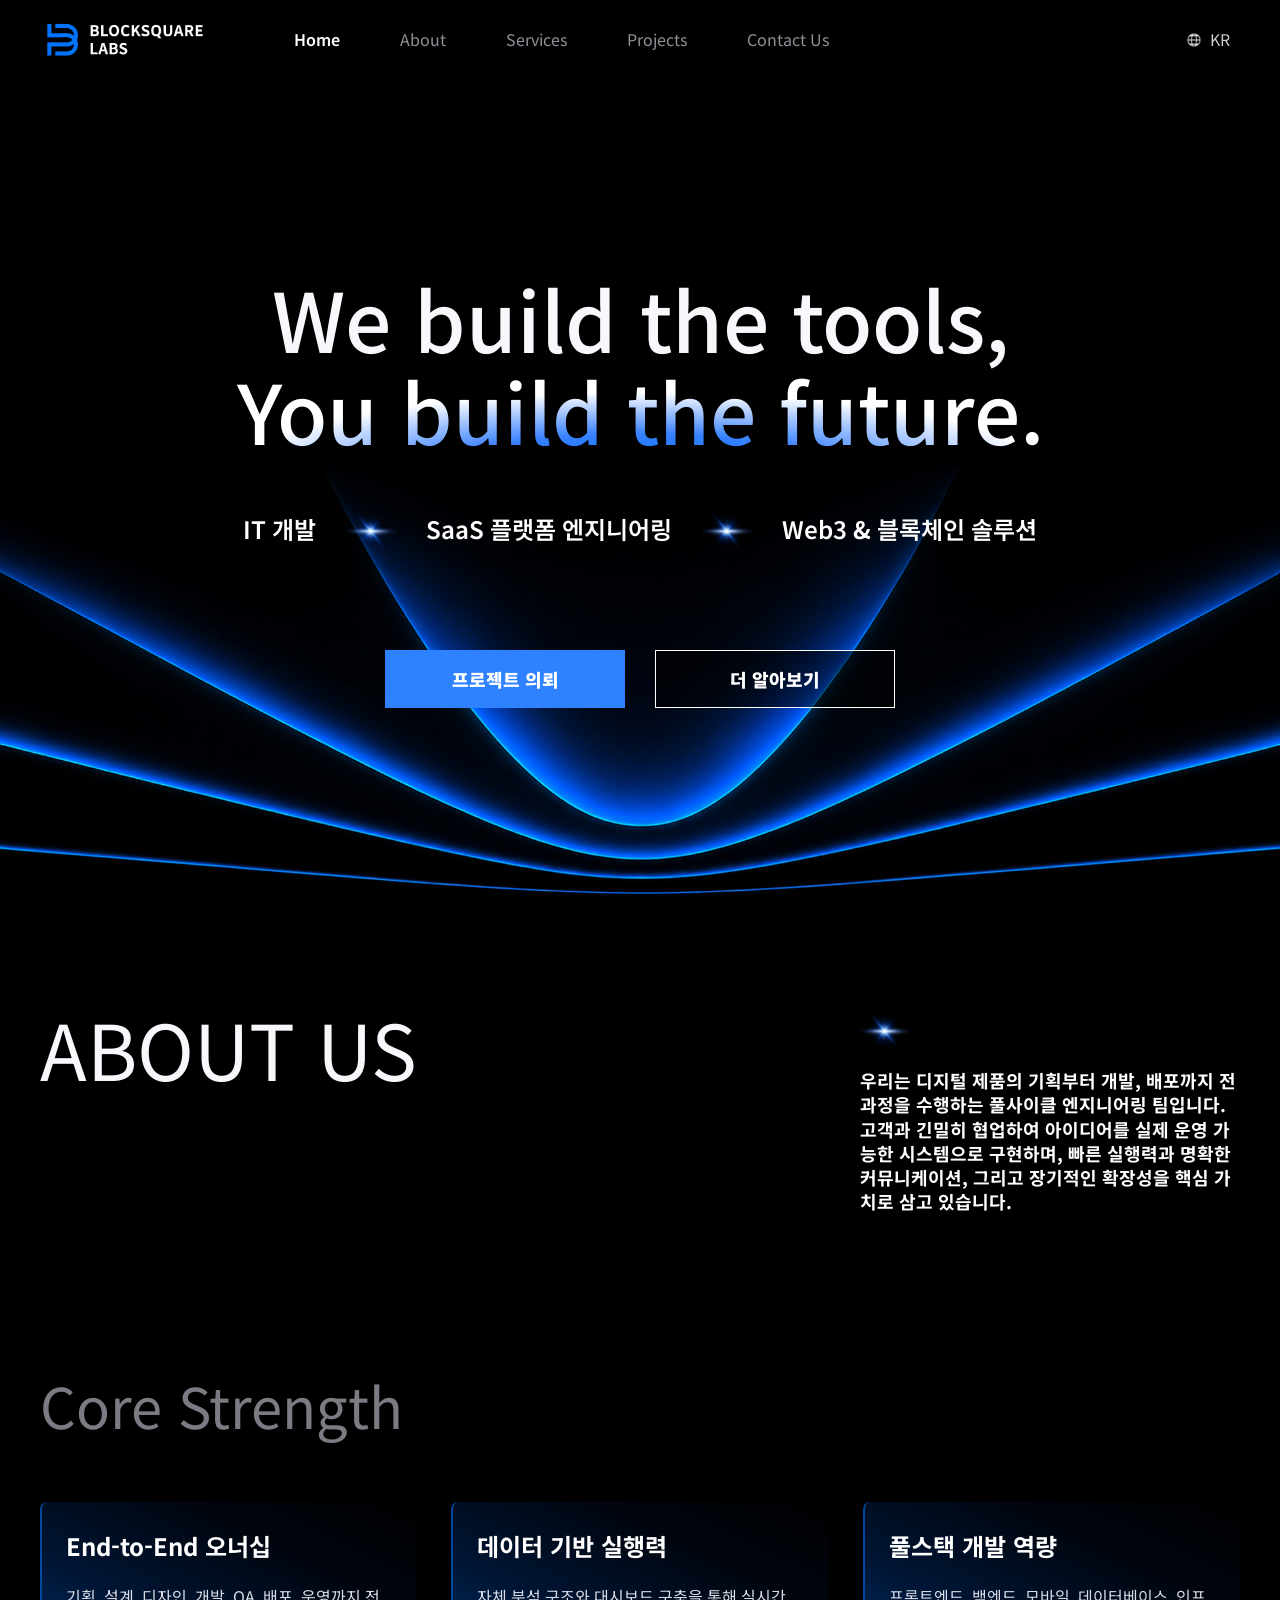
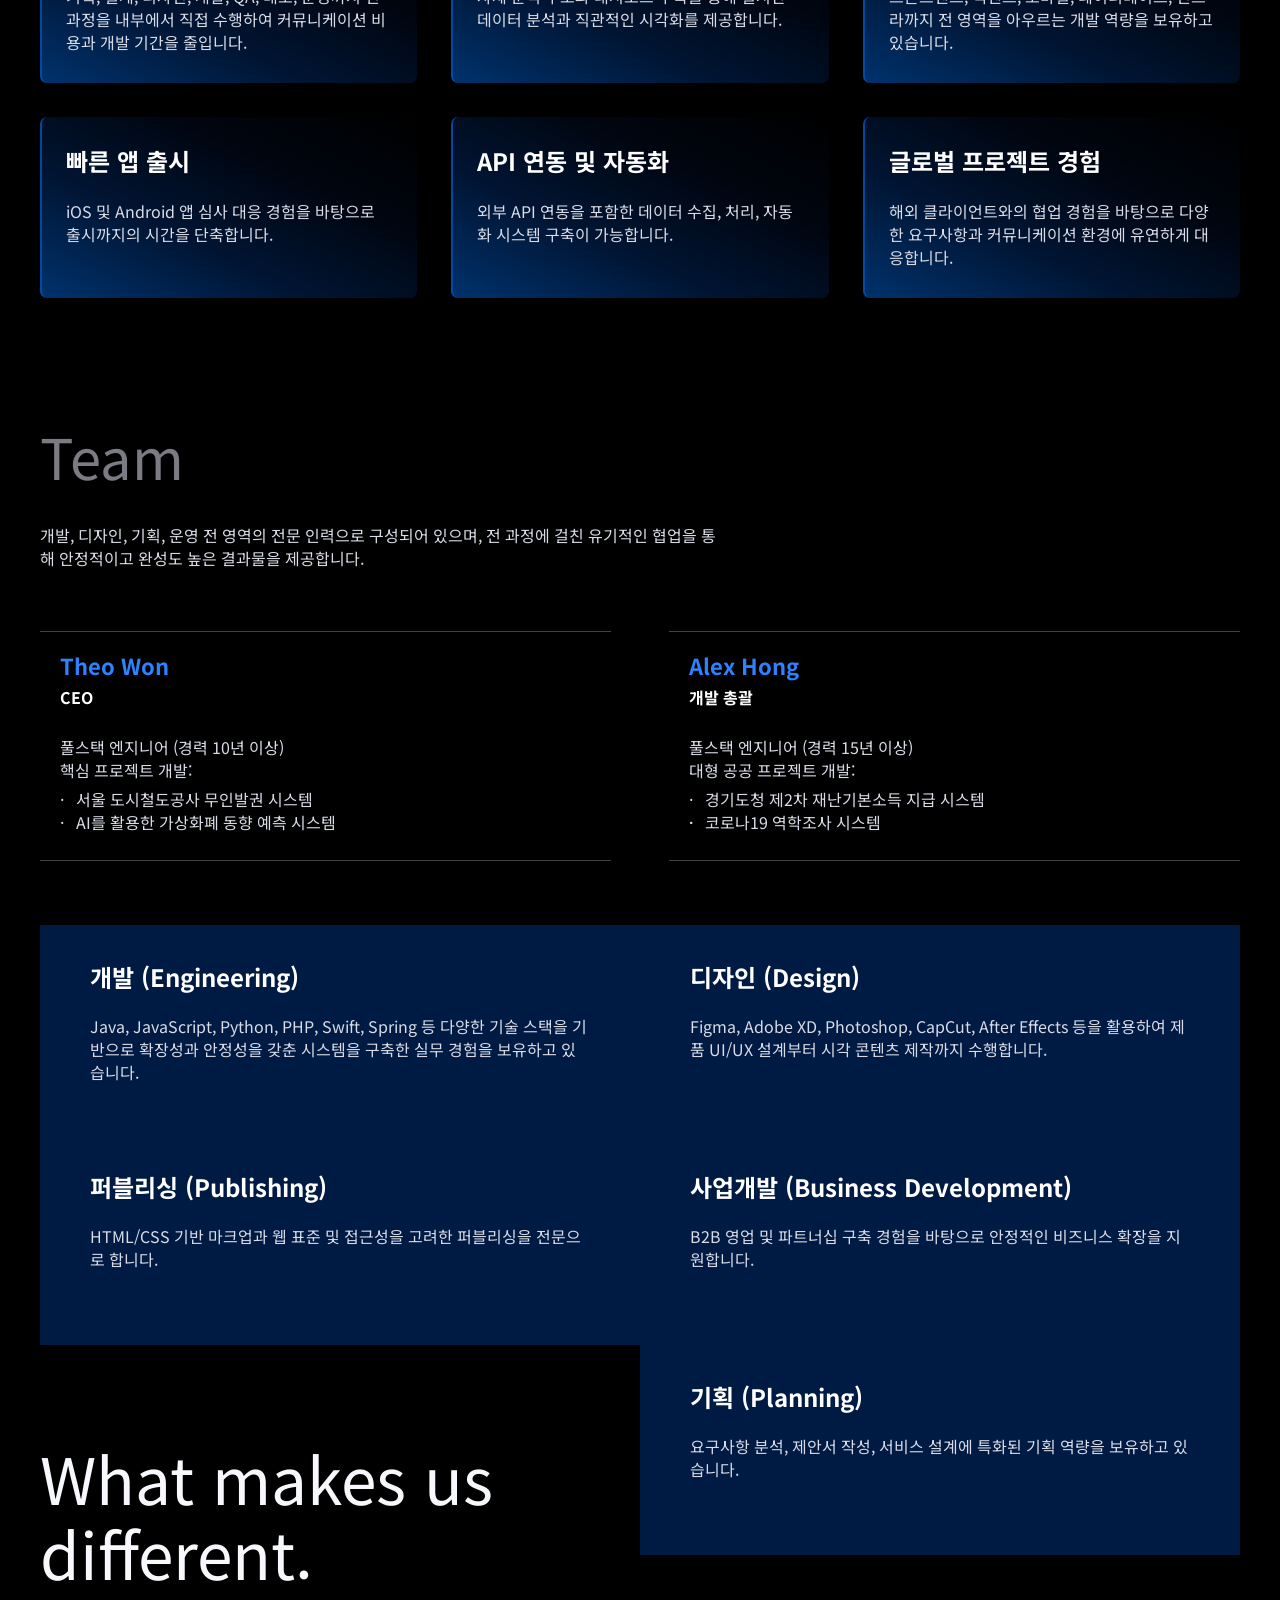
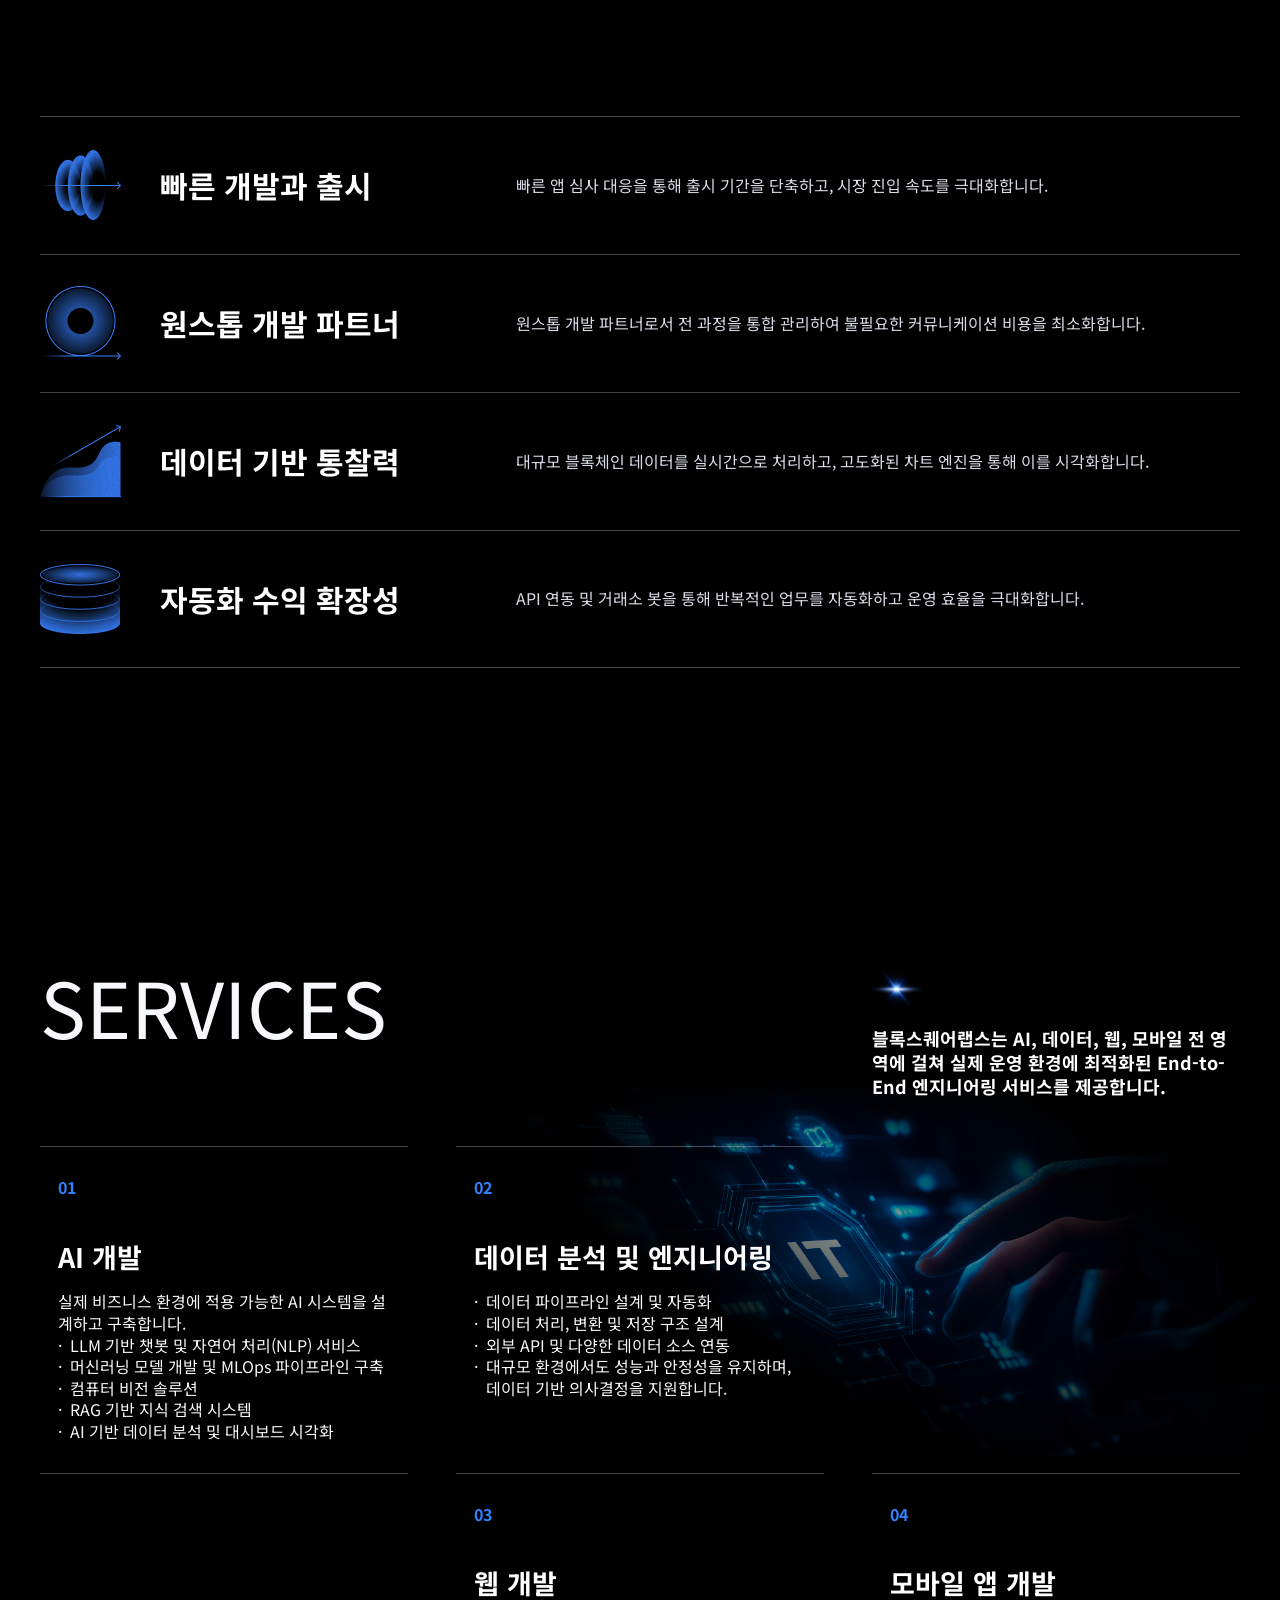
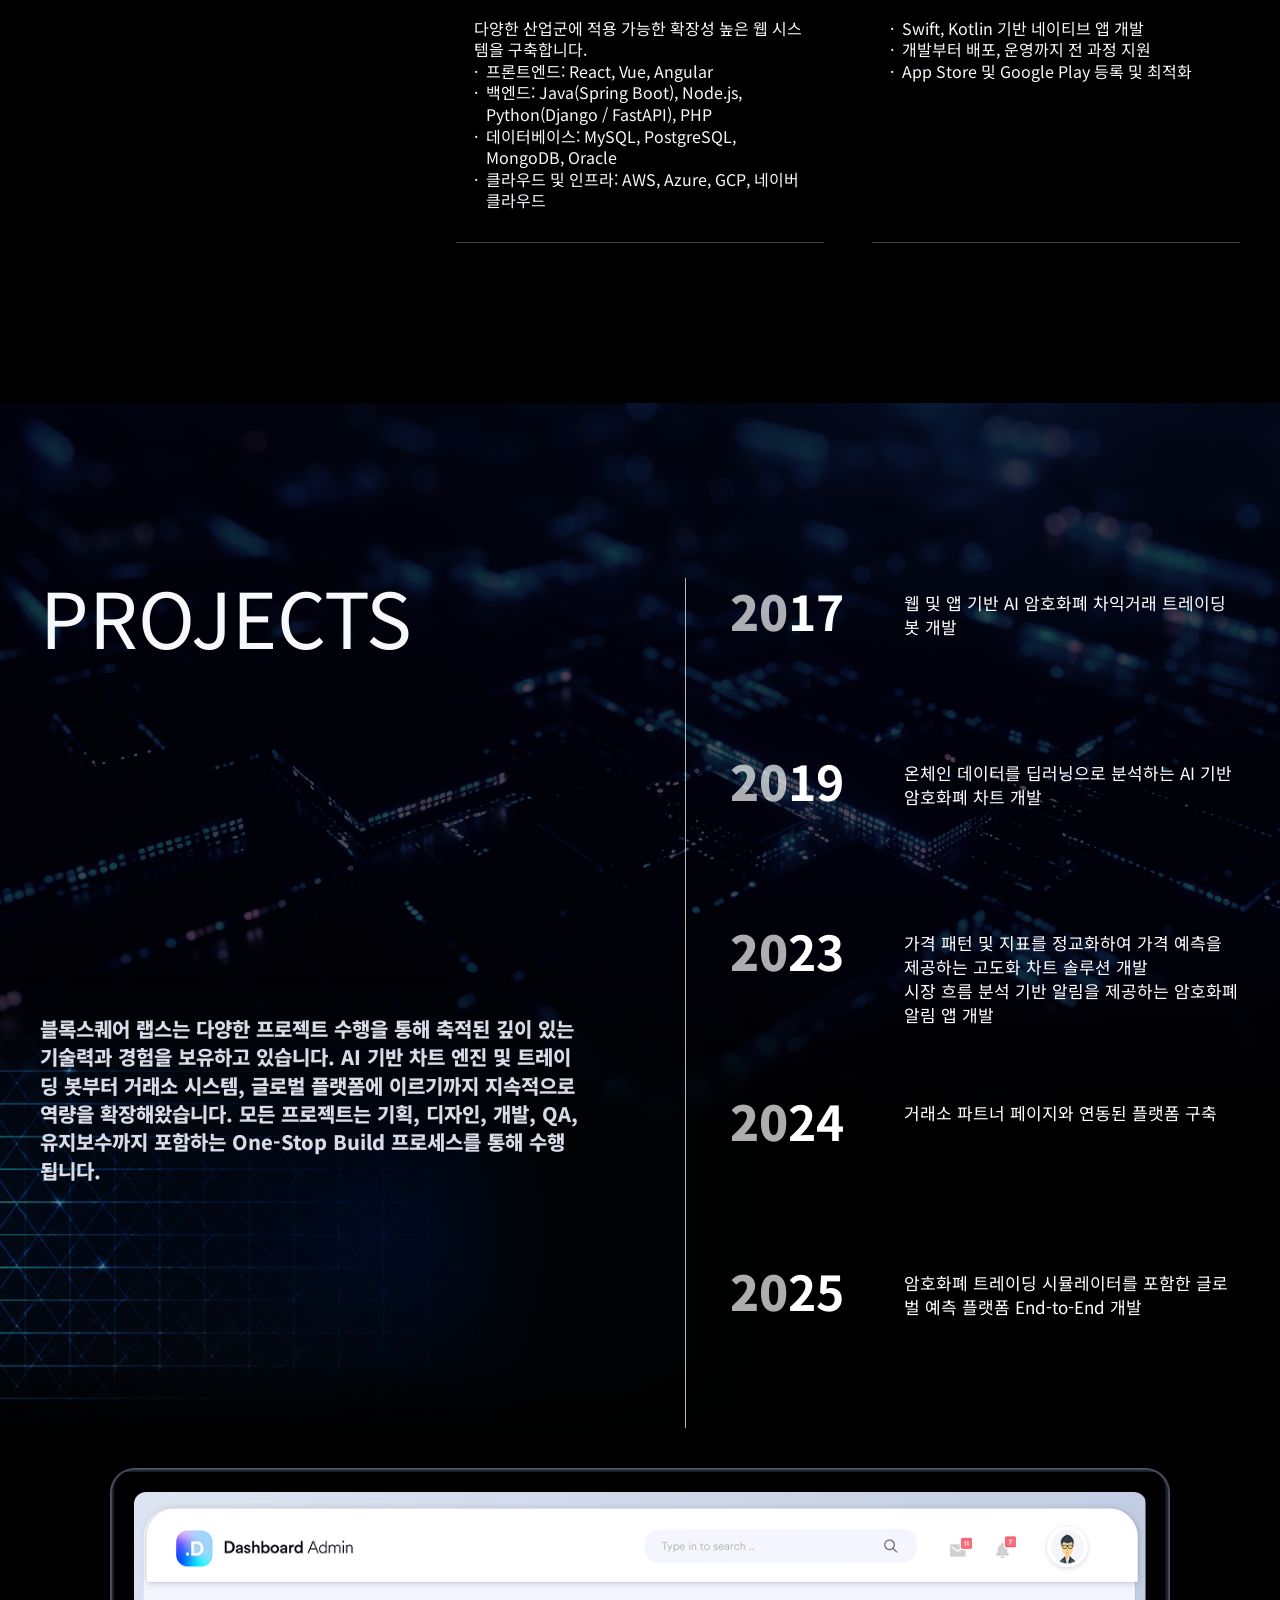
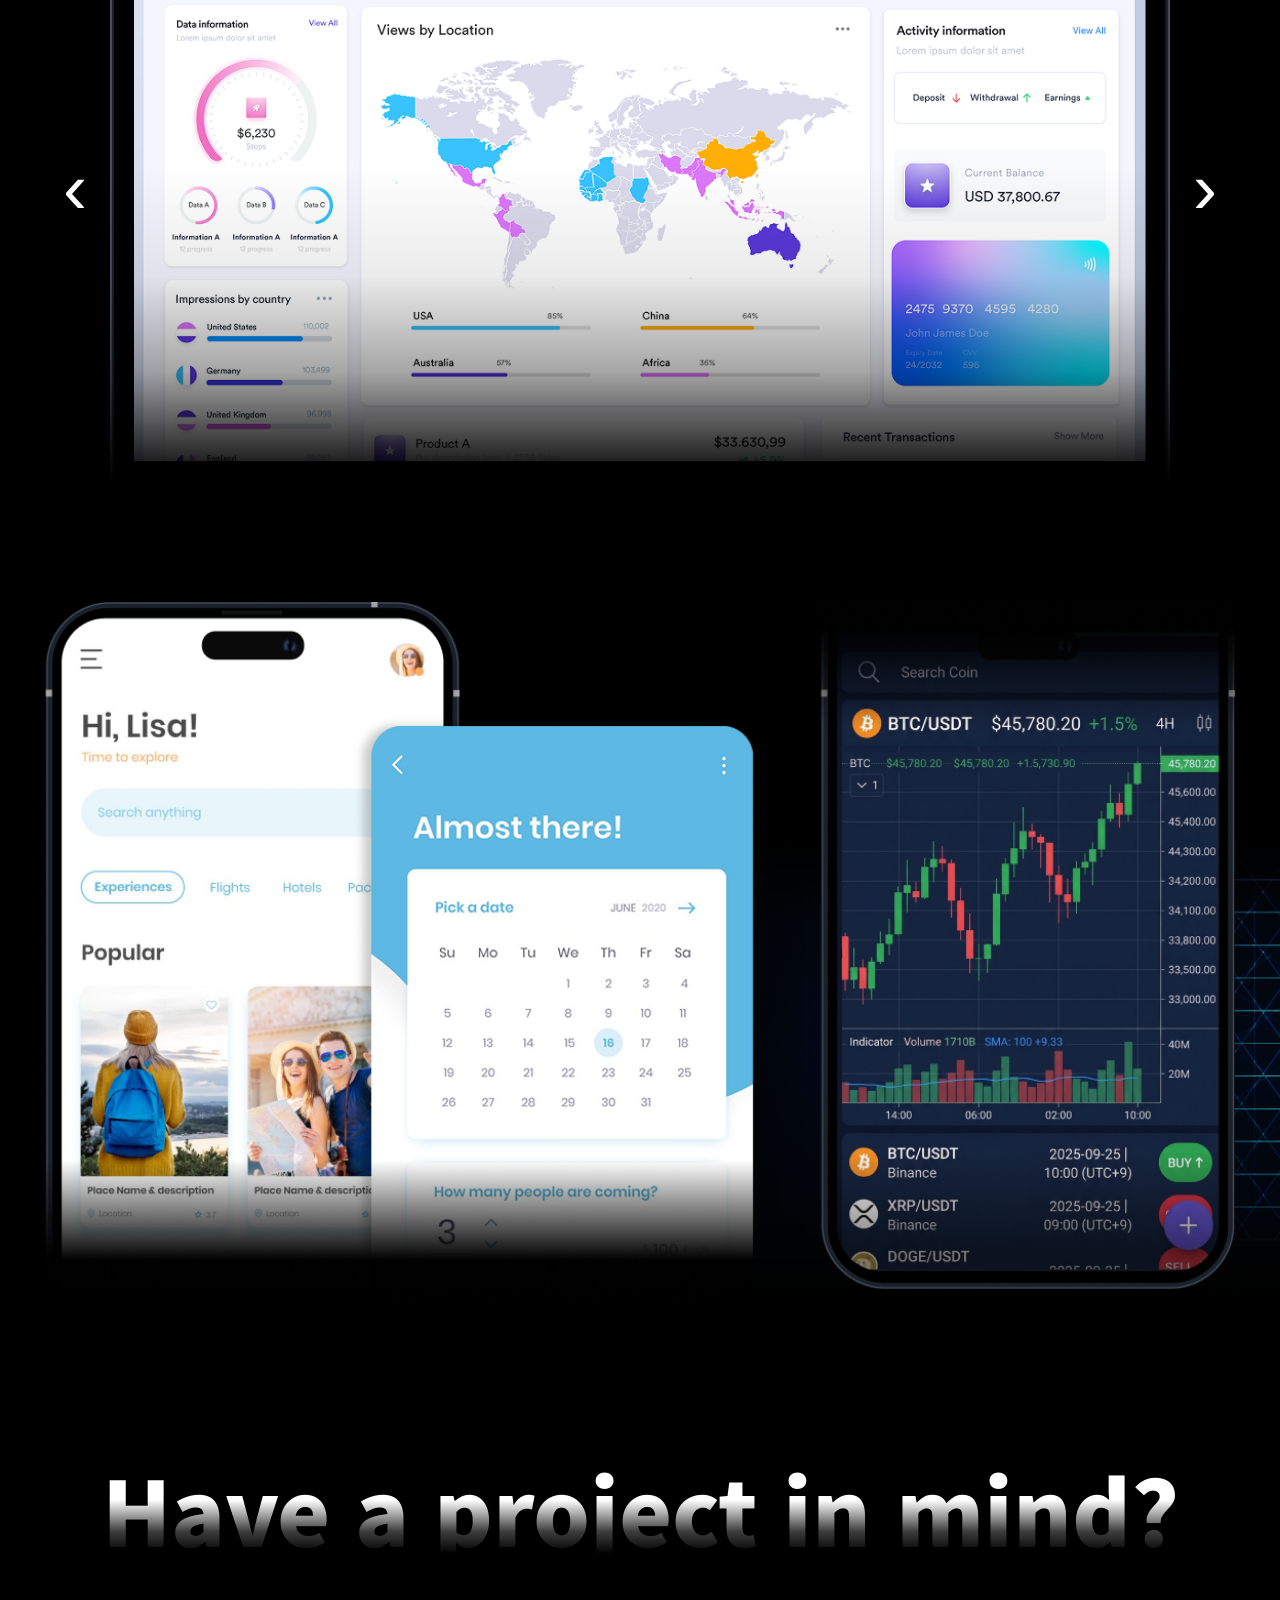
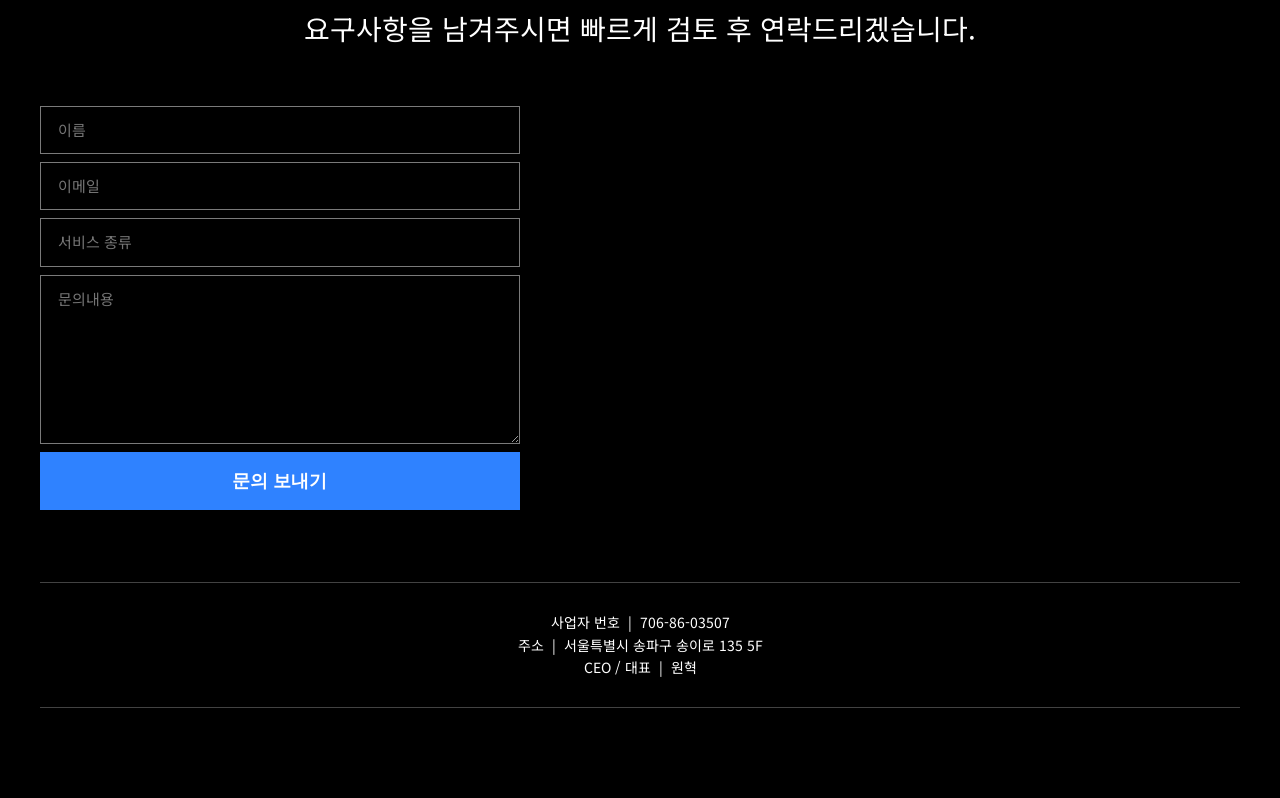
<file: src/main/resources/static/index.html>
<!doctype html>
<html lang="ko">
<!-- 문서 메타 정보 및 스타일시트 로드 -->
<head>
    <meta charset="UTF-8" />
    <meta name="viewport" content="width=device-width, initial-scale=1.0" />
    <meta name="theme-color" content="#000000">
    <title data-i18n="meta.title">블록스퀘어랩스 | AI·웹·앱·블록체인 개발 파트너</title>
    <meta
        name="description"
        data-i18n-attr="content:meta.description"
        content="블록스퀘어랩스는 AI 개발, 데이터 분석, 웹·모바일 앱 개발, Web3 및 블록체인 솔루션을 제공하는 풀사이클 엔지니어링 팀입니다."
    />
    <link rel="canonical" href="https://www.blocksquarelabs.com/" />
    <meta property="og:title" content="BlockSquare Labs" />
    <meta property="og:description" content="AI, Web, App, Data Engineering Company" />
    <meta property="og:image" content="https://www.blocksquarelabs.com/og-image-centered.png" />
    <meta property="og:url" content="https://www.blocksquarelabs.com/" />
    <meta property="og:type" content="website" />
    <meta name="twitter:card" content="summary_large_image" />
    <meta name="twitter:title" content="BlockSquare Labs" />
    <meta name="twitter:description" content="AI, Web, App, Data Engineering Company" />
    <meta name="twitter:image" content="https://www.blocksquarelabs.com/og-image-centered.png" />
    <link rel="apple-touch-icon" sizes="180x180" href="/apple-touch-icon.png">
    <link rel="icon" type="image/png" sizes="32x32" href="/favicon-32x32.png">
    <link rel="icon" type="image/png" sizes="16x16" href="/favicon-16x16.png">
    <link rel="manifest" href="/site.webmanifest">
    <link rel="stylesheet" href="style.css" />
    <link rel="preconnect" href="https://fonts.googleapis.com">
    <link rel="preconnect" href="https://fonts.gstatic.com" crossorigin>
    <link
            href="https://fonts.googleapis.com/css2?family=Noto+Sans:wght@400;500;700;900&family=Noto+Sans+KR:wght@400;500;700;900&family=Noto+Sans+JP:wght@400;500;700;900&family=Noto+Sans+SC:wght@400;500;700;900&display=swap"
            rel="stylesheet">
</head>
<body>
<!-- 사이트 헤더: 로고, 주요 메뉴, 언어 선택 -->
<header class="site-header">
    <div class="header-inner">
        <a class="brand" href="#top" aria-label="Blocksquare Labs home" data-i18n-attr="aria-label:brand.ariaLabel">
            <img src="assets/logo_blue.png" alt="logo">
        </a>
        <nav class="nav" aria-label="Primary menu">
            <a href="#top" class="active">Home</a>
            <a href="#about">About</a>
            <a href="#services">Services</a>
            <a href="#projects">Projects</a>
            <a href="#contact">Contact Us</a>
        </nav>
        <!--        <label class="lang-select" aria-label="언어 선택" data-i18n-attr="aria-label:lang.ariaLabel">-->
        <!--          <span class="language-icon" aria-hidden="true"><img src="assets/language.png" alt="language" aria-hidden="true"></span>-->
        <!--&lt;!&ndash;          <img src="assets/language.png" alt="language" aria-hidden="true">&ndash;&gt;-->
        <!--          <select id="languageSelect">-->
        <!--            <option value="ko">KR</option>-->
        <!--            <option value="en">EN</option>-->
        <!--          </select>-->
        <!--        </label>-->
        <div class="lang-menu" aria-label="언어 선택" data-i18n-attr="aria-label:lang.ariaLabel">
            <button class="lang-trigger" type="button" id="languageTrigger" aria-label="언어 선택">
                <span class="language-icon" aria-hidden="true">
                  <img src="assets/language.png" alt="language" aria-hidden="true">
                </span>
                <span id="currentLanguageText">KR</span>
            </button>

            <div class="lang-modal" id="languageModal" aria-hidden="true">
                <button type="button" class="lang-option active" data-language="ko">KR</button>
                <button type="button" class="lang-option" data-language="en">EN</button>
                <button type="button" class="lang-option" data-language="jp">JP</button>
                <button type="button" class="lang-option" data-language="cn">CN</button>
            </div>
        </div>
    </div>
</header>

<!-- 메인 콘텐츠 시작 -->
<main id="top">
    <!-- Hero: 첫 화면 메시지와 CTA -->
    <section class="hero">
        <div class="hero-art" aria-hidden="true"></div>
        <div class="hero-content">
            <div>
                <h1 data-i18n-html="hero.first">We build the tools,</h1>
                <h1 data-i18n-html="hero.second" class="headline-second">You build the future.</h1>
            </div>
            <div class="hero-tags">
                <h4 data-i18n-html="hero.tags.first" class="hero-tag">IT 개발</h4>
                <img class="light-img" src="assets/flare.png" alt="light"/>
                <h4 data-i18n-html="hero.tags.second" class="hero-tag">SaaS 플랫폼 엔지니어링</h4>
                <img class="light-img" src="assets/flare.png" alt="light"/>
                <h4 data-i18n-html="hero.tags.third" class="hero-tag">Web3 &amp; 블록체인 솔루션</h4>
            </div>
            <div class="hero-actions">
                <a class="btn primary" href="#contact" data-i18n="hero.primaryCta">프로젝트 의뢰</a>
                <a class="btn ghost" href="#about" data-i18n="hero.secondaryCta">더 알아보기</a>
            </div>
        </div>
    </section>

    <!-- About: 회사 소개, 강점, 팀 구성, 차별점 -->
    <section class="about section-wrap" id="about">
        <div class="intro-grid">
            <h2 data-i18n-html="about.title">ABOUT US</h2>
            <div class="intro-copy star-copy">
                <img class="light-img" src="assets/flare.png" alt="light">
                <p data-i18n="about.copy">
                    우리는 디지털 제품의 기획부터 개발, 배포까지 전 과정을 수행하는 풀사이클 엔지니어링 팀입니다. 고객과 긴밀히 협업하여 아이디어를 실제 운영 가능한 시스템으로 구현하며, 빠른 실행력과 명확한 커뮤니케이션, 그리고 장기적인 확장성을 핵심 가치로 삼고 있습니다.
                </p>
            </div>
        </div>

        <h3 class="section-kicker" data-i18n="about.strengthTitle">Core Strength</h3>
        <div class="strength-grid">
            <article>
                <h4 data-i18n="about.strengths.0.title">End-to-End 오너십</h4>
                <p data-i18n="about.strengths.0.copy">기획, 설계, 디자인, 개발, QA, 배포, 운영까지 전 과정을 내부에서 직접 수행하여 커뮤니케이션 비용과 개발 기간을 줄입니다.</p>
            </article>
            <article>
                <h4 data-i18n="about.strengths.1.title">데이터 기반 실행력</h4>
                <p data-i18n="about.strengths.1.copy">자체 분석 구조와 대시보드 구축을 통해 실시간 데이터 분석과 직관적인 시각화를 제공합니다.</p>
            </article>
            <article>
                <h4 data-i18n="about.strengths.2.title">풀스택 개발 역량</h4>
                <p data-i18n="about.strengths.2.copy">프론트엔드, 백엔드, 모바일, 데이터베이스, 인프라까지 전 영역을 아우르는 개발 역량을 보유하고 있습니다.</p>
            </article>
            <article>
                <h4 data-i18n="about.strengths.3.title">빠른 앱 출시</h4>
                <p data-i18n="about.strengths.3.copy">iOS 및 Android 앱 심사 대응 경험을 바탕으로 출시까지의 시간을 단축합니다.</p>
            </article>
            <article>
                <h4 data-i18n="about.strengths.4.title">API 연동 및 자동화</h4>
                <p data-i18n="about.strengths.4.copy">외부 API 연동을 포함한 데이터 수집, 처리, 자동화 시스템 구축이 가능합니다.</p>
            </article>
            <article>
                <h4 data-i18n="about.strengths.5.title">글로벌 프로젝트 경험</h4>
                <p data-i18n="about.strengths.5.copy">해외 클라이언트와의 협업 경험을 바탕으로 다양한 요구사항과 커뮤니케이션 환경에 유연하게 대응합니다.</p>
            </article>
        </div>

        <div class="team-block">
            <h3 class="section-kicker" data-i18n="team.title">Team</h3>
            <p class="team-lead" data-i18n="team.copy">개발, 디자인, 기획, 운영 전 영역의 전문 인력으로 구성되어 있으며, 전 과정에 걸친 유기적인 협업을 통해 안정적이고 완성도 높은 결과물을 제공합니다.</p>
            <div class="people-grid">
                <article>
                    <h4 data-i18n="team.people.0.name">Theo Won</h4>
                    <strong data-i18n="team.people.0.role">CEO</strong>
                    <p data-i18n-html="team.people.0.copy">풀스택 엔지니어 (경력 10년 이상)<br />핵심 프로젝트 개발:<br />· 서울 도시철도공사 무인발권 시스템<br />· AI를 활용한 가상화폐 동향 예측 시스템</p>
                </article>
                <article>
                    <h4 data-i18n="team.people.1.name">Alex Hong</h4>
                    <strong data-i18n="team.people.1.role">개발 총괄</strong>
                    <p data-i18n-html="team.people.1.copy">풀스택 엔지니어 (경력 15년 이상)<br />대형 공공 프로젝트 개발:<br />· 경기도청 제2차 재난기본소득 지급 시스템<br />· 코로나19 역학조사 시스템</p>
                </article>
            </div>
            <div class="role-board">
                <article>
                    <h4 data-i18n="team.roles.0.title">개발 (Engineering)</h4>
                    <p data-i18n="team.roles.0.copy">Java, JavaScript, Python, PHP, Swift, Spring 등 다양한 기술 스택을 기반으로 확장성과 안정성을 갖춘 시스템을 구축한 실무 경험을 보유하고 있습니다.</p>
                </article>
                <article>
                    <h4 data-i18n="team.roles.1.title">디자인 (Design)</h4>
                    <p data-i18n="team.roles.1.copy">Figma, Adobe XD, Photoshop, CapCut, After Effects 등을 활용하여 제품 UI/UX 설계부터 시각 콘텐츠 제작까지 수행합니다.</p>
                </article>
                <article>
                    <h4 data-i18n="team.roles.2.title">퍼블리싱 (Publishing)</h4>
                    <p data-i18n="team.roles.2.copy">HTML/CSS 기반 마크업과 웹 표준 및 접근성을 고려한 퍼블리싱을 전문으로 합니다.</p>
                </article>
                <article>
                    <h4 data-i18n="team.roles.3.title">사업개발 (Business Development)</h4>
                    <p data-i18n="team.roles.3.copy">B2B 영업 및 파트너십 구축 경험을 바탕으로 안정적인 비즈니스 확장을 지원합니다.</p>
                </article>
                <article class="article-blank">
                    <!--              <h4 data-i18n="team.roles.4.title">기획 (Planning)</h4>-->
                    <!--              <p data-i18n="team.roles.4.copy">요구사항 분석, 제안서 작성, 서비스 설계에 특화된 기획 역량을 보유하고 있습니다.</p>-->
                </article>
                <article>
                    <h4 data-i18n="team.roles.4.title">기획 (Planning)</h4>
                    <p data-i18n="team.roles.4.copy">요구사항 분석, 제안서 작성, 서비스 설계에 특화된 기획 역량을 보유하고 있습니다.</p>
                </article>
            </div>
        </div>

        <div class="difference">
            <h3 data-i18n-html="difference.title">What makes us<br />different.</h3>
            <div class="difference-list">
                <article>
                    <!--              <span class="icon-wave"></span>-->
                    <img src="assets/Frame%204507.png" alt="speed"/>
                    <h4 data-i18n="difference.items.0.title">빠른 개발과 출시</h4>
                    <p data-i18n="difference.items.0.copy">빠른 앱 심사 대응을 통해 출시 기간을 단축하고, 시장 진입 속도를 극대화합니다.</p>
                </article>
                <article>
                    <!--              <span class="icon-circle"></span>-->
                    <img src="assets/Frame%204508.png" alt="onestop">
                    <h4 data-i18n="difference.items.1.title">원스톱 개발 파트너</h4>
                    <p data-i18n="difference.items.1.copy">원스톱 개발 파트너로서 전 과정을 통합 관리하여 불필요한 커뮤니케이션 비용을 최소화합니다.</p>
                </article>
                <article>
                    <!--              <span class="icon-chart"></span>-->
                    <img src="assets/Frame%204509.png" alt="insight">
                    <h4 data-i18n="difference.items.2.title">데이터 기반 통찰력</h4>
                    <p data-i18n="difference.items.2.copy">대규모 블록체인 데이터를 실시간으로 처리하고, 고도화된 차트 엔진을 통해 이를 시각화합니다.</p>
                </article>
                <article>
                    <!--              <span class="icon-stack"></span>-->
                    <img src="assets/Frame%204510.png" alt="extensible">
                    <h4 data-i18n="difference.items.3.title">자동화 수익 확장성</h4>
                    <p data-i18n="difference.items.3.copy">API 연동 및 거래소 봇을 통해 반복적인 업무를 자동화하고 운영 효율을 극대화합니다.</p>
                </article>
            </div>
        </div>
    </section>

    <!-- Services: 제공 서비스 소개 -->
    <section class="services" id="services">
        <div class="services-art" aria-hidden="true"></div>
        <!-- PC/데스크톱 서비스 그리드 -->
        <div class="section-wrap services-grid">
            <!-- 1 + 2 -->
            <div class="services-title">
                <h2 data-i18n="services.title">SERVICES</h2>
            </div>

            <!-- 3 -->
            <div class="services-copy intro-copy star-copy">
                <img class="light-img" src="assets/flare.png" alt="light" />
                <p data-i18n="services.copy">
                    블록스퀘어랩스는 AI, 데이터, 웹, 모바일 전 영역에 걸쳐 실제 운영 환경에
                    최적화된 End-to-End 엔지니어링 서비스를 제공합니다.
                </p>
            </div>

            <!-- 4 -->
            <article class="service-card has-top">
                <span class="card-index">01</span>
                <h4 data-i18n="services.items.0.title">AI 개발</h4>
                <p>
                    <span data-i18n="services.items.0.intro">
                        실제 비즈니스 환경에 적용 가능한 AI 시스템을 설계하고 구축합니다.
                    </span>
                    <span class="bullet-line">
                    <span class="bullet-dot">·</span>
                    <span data-i18n="services.items.0.bullets.0">LLM 기반 챗봇 및 자연어 처리(NLP) 서비스</span>
                    </span>
                    <span class="bullet-line">
                    <span class="bullet-dot">·</span>
                    <span data-i18n="services.items.0.bullets.1">머신러닝 모델 개발 및 MLOps 파이프라인 구축</span>
                    </span>
                    <span class="bullet-line">
                    <span class="bullet-dot">·</span>
                    <span data-i18n="services.items.0.bullets.2">컴퓨터 비전 솔루션</span>
                    </span>
                    <span class="bullet-line">
                    <span class="bullet-dot">·</span>
                    <span data-i18n="services.items.0.bullets.3">RAG 기반 지식 검색 시스템</span>
                    </span>
                    <span class="bullet-line">
                    <span class="bullet-dot">·</span>
                    <span data-i18n="services.items.0.bullets.4">AI 기반 데이터 분석 및 대시보드 시각화</span>
                    </span>
                </p>
            </article>

            <!-- 5 -->
            <article class="service-card has-top">
                <span class="card-index">02</span>
                <h4 data-i18n="services.items.1.title">데이터 분석 및 엔지니어링</h4>
                <p>
                    <span class="bullet-line">
                    <span class="bullet-dot">·</span>
                    <span data-i18n="services.items.1.bullets.0">데이터 파이프라인 설계 및 자동화</span>
                    </span>
                    <span class="bullet-line">
                    <span class="bullet-dot">·</span>
                    <span data-i18n="services.items.1.bullets.1">데이터 처리, 변환 및 저장 구조 설계</span>
                    </span>
                    <span class="bullet-line">
                    <span class="bullet-dot">·</span>
                    <span data-i18n="services.items.1.bullets.2">외부 API 및 다양한 데이터 소스 연동</span>
                    </span>
                    <span class="bullet-line">
                    <span class="bullet-dot">·</span>
                    <span data-i18n="services.items.1.bullets.3">대규모 환경에서도 성능과 안정성을 유지하며, 데이터 기반 의사결정을 지원합니다.</span>
                    </span>
                </p>
            </article>

            <!-- 6 -->
            <div class="service-empty"></div>

            <!-- 7 -->
            <div class="service-empty has-top"></div>

            <!-- 8 -->
            <article class="service-card has-top has-bottom">
                <span class="card-index">03</span>
                <h4 data-i18n="services.items.2.title">웹 개발</h4>
                <p>
                    <span data-i18n="services.items.2.intro">
                        다양한 산업군에 적용 가능한 확장성 높은 웹 시스템을 구축합니다.
                    </span>
                    <span class="bullet-line">
                    <span class="bullet-dot">·</span>
                    <span data-i18n="services.items.2.bullets.0">프론트엔드: React, Vue, Angular</span>
                    </span>
                    <span class="bullet-line">
                    <span class="bullet-dot">·</span>
                    <span data-i18n="services.items.2.bullets.1">백엔드: Java(Spring Boot), Node.js, Python(Django / FastAPI), PHP</span>
                    </span>
                    <span class="bullet-line">
                    <span class="bullet-dot">·</span>
                    <span data-i18n="services.items.2.bullets.2">데이터베이스: MySQL, PostgreSQL, MongoDB, Oracle</span>
                    </span>
                    <span class="bullet-line">
                    <span class="bullet-dot">·</span>
                    <span data-i18n="services.items.2.bullets.3">클라우드 및 인프라: AWS, Azure, GCP, 네이버 클라우드</span>
                    </span>
                </p>
            </article>

            <!-- 9 -->
            <article class="service-card has-top has-bottom">
                <span class="card-index">04</span>
                <h4 data-i18n="services.items.3.title">모바일 앱 개발</h4>
                <p>
                    <span class="bullet-line">
                    <span class="bullet-dot">·</span>
                    <span data-i18n="services.items.3.bullets.0">Swift, Kotlin 기반 네이티브 앱 개발</span>
                    </span>
                    <span class="bullet-line">
                    <span class="bullet-dot">·</span>
                    <span data-i18n="services.items.3.bullets.1">개발부터 배포, 운영까지 전 과정 지원</span>
                    </span>
                    <span class="bullet-line">
                    <span class="bullet-dot">·</span>
                    <span data-i18n="services.items.3.bullets.2">App Store 및 Google Play 등록 및 최적화</span>
                    </span>
                </p>
            </article>
        </div>

        <!-- 모바일 서비스 목록 -->
        <div class="section-wrap services-grid-mobile">
            <div class="services-title">
                <h2 data-i18n="services.title">SERVICES</h2>
            </div>

            <div class="services-copy intro-copy star-copy">
                <img class="light-img" src="assets/flare.png" alt="light" />
                <p data-i18n="services.copy">
                    블록스퀘어랩스는 AI, 데이터, 웹, 모바일 전 영역에 걸쳐 실제 운영 환경에
                    최적화된 End-to-End 엔지니어링 서비스를 제공합니다.
                </p>
            </div>

            <article class="service-card">
                <span class="card-index">01</span>
                <h4 data-i18n="services.items.0.title">AI 개발</h4>
                <p>
                    <span data-i18n="services.items.0.intro">
                        실제 비즈니스 환경에 적용 가능한 AI 시스템을 설계하고 구축합니다.
                    </span>

                    <span class="bullet-line">
                        <span class="bullet-dot">·</span>
                        <span data-i18n="services.items.0.bullets.0">LLM 기반 챗봇 및 자연어 처리(NLP) 서비스</span>
                    </span>

                    <span class="bullet-line">
                        <span class="bullet-dot">·</span>
                        <span data-i18n="services.items.0.bullets.1">머신러닝 모델 개발 및 MLOps 파이프라인 구축</span>
                    </span>

                    <span class="bullet-line">
                        <span class="bullet-dot">·</span>
                        <span data-i18n="services.items.0.bullets.2">컴퓨터 비전 솔루션</span>
                    </span>

                    <span class="bullet-line">
                        <span class="bullet-dot">·</span>
                        <span data-i18n="services.items.0.bullets.3">RAG 기반 지식 검색 시스템</span>
                    </span>

                    <span class="bullet-line">
                        <span class="bullet-dot">·</span>
                        <span data-i18n="services.items.0.bullets.4">AI 기반 데이터 분석 및 대시보드 시각화</span>
                    </span>
                </p>
            </article>

            <article class="service-card">
                <span class="card-index">02</span>
                <h4 data-i18n="services.items.1.title">데이터 분석 및 엔지니어링</h4>
                <p>
                    <span class="bullet-line">
                        <span class="bullet-dot">·</span>
                        <span data-i18n="services.items.1.bullets.0">데이터 파이프라인 설계 및 자동화</span>
                    </span>

                            <span class="bullet-line">
                        <span class="bullet-dot">·</span>
                        <span data-i18n="services.items.1.bullets.1">데이터 처리, 변환 및 저장 구조 설계</span>
                    </span>

                            <span class="bullet-line">
                        <span class="bullet-dot">·</span>
                        <span data-i18n="services.items.1.bullets.2">외부 API 및 다양한 데이터 소스 연동</span>
                    </span>

                            <span class="bullet-line">
                        <span class="bullet-dot">·</span>
                        <span data-i18n="services.items.1.bullets.3">대규모 환경에서도 성능과 안정성을 유지하며, 데이터 기반 의사결정을 지원합니다.</span>
                    </span>
                        </p>
                    </article>
                    <article class="service-card">
                        <span class="card-index">03</span>
                        <h4 data-i18n="services.items.2.title">웹 개발</h4>
                        <p>
                        <span data-i18n="services.items.2.intro">
                            다양한 산업군에 적용 가능한 확장성 높은 웹 시스템을 구축합니다.
                        </span>
                        <span class="bullet-line">
                            <span class="bullet-dot">·</span>
                            <span data-i18n="services.items.2.bullets.0">프론트엔드: React, Vue, Angular</span>
                        </span>
                        <span class="bullet-line">
                            <span class="bullet-dot">·</span>
                            <span data-i18n="services.items.2.bullets.1">백엔드: Java(Spring Boot), Node.js, Python(Django / FastAPI), PHP</span>
                        </span>
                        <span class="bullet-line">
                            <span class="bullet-dot">·</span>
                            <span data-i18n="services.items.2.bullets.2">데이터베이스: MySQL, PostgreSQL, MongoDB, Oracle</span>
                        </span>
                        <span class="bullet-line">
                            <span class="bullet-dot">·</span>
                            <span data-i18n="services.items.2.bullets.3">클라우드 및 인프라: AWS, Azure, GCP, 네이버 클라우드</span>
                        </span>
                    </p>
                </article>

            <article class="service-card">
                <span class="card-index">04</span>
                <h4 data-i18n="services.items.3.title">모바일 앱 개발</h4>
                <p>
                    <span class="bullet-line">
                        <span class="bullet-dot">·</span>
                        <span data-i18n="services.items.3.bullets.0">Swift, Kotlin 기반 네이티브 앱 개발</span>
                    </span>

                    <span class="bullet-line">
                        <span class="bullet-dot">·</span>
                        <span data-i18n="services.items.3.bullets.1">개발부터 배포, 운영까지 전 과정 지원</span>
                    </span>

                    <span class="bullet-line">
                        <span class="bullet-dot">·</span>
                        <span data-i18n="services.items.3.bullets.2">App Store 및 Google Play 등록 및 최적화</span>
                    </span>
                </p>
            </article>
        </div>
    </section>

    <!-- Projects: 프로젝트 히스토리와 쇼케이스 -->
    <section class="projects" id="projects">
        <div class="projects-bg" aria-hidden="true">
            <img src="assets/project-background.png" alt="background image" />
            <div class="pattern-bg" aria-hidden="true"></div>
        </div>
        <div class="section-wrap projects-inner">
            <div class="project-top">
                <div>
                    <h2 data-i18n="projects.title">PROJECTS</h2>
                    <p class="project-copy star-copy" data-i18n="projects.copy">블록스퀘어 랩스는 다양한 프로젝트 수행을 통해 축적된 깊이 있는 기술력과 경험을 보유하고 있습니다. AI 기반 차트 엔진 및 트레이딩 봇부터 거래소 시스템, 글로벌 플랫폼에 이르기까지 지속적으로 역량을 확장해왔습니다. 모든 프로젝트는 기획, 디자인, 개발, QA, 유지보수까지 포함하는 One-Stop Build 프로세스를 통해 수행됩니다.</p>
                </div>
                <ol class="timeline">
                    <li><time>20<strong>17</strong></time><span data-i18n="projects.timeline.0">웹 및 앱 기반 AI 암호화폐 차익거래 트레이딩 봇 개발</span></li>
                    <li><time>20<strong>19</strong></time><span data-i18n="projects.timeline.1">온체인 데이터를 딥러닝으로 분석하는 AI 기반 암호화폐 차트 개발</span></li>
                    <li><time>20<strong>23</strong></time><span data-i18n-html="projects.timeline.2">가격 패턴 및 지표를 정교화하여 가격 예측을 제공하는 고도화 차트 솔루션 개발<br />시장 흐름 분석 기반 알림을 제공하는 암호화폐 알림 앱 개발</span></li>
                    <li><time>20<strong>24</strong></time><span data-i18n="projects.timeline.3">거래소 파트너 페이지와 연동된 플랫폼 구축</span></li>
                    <li><time>20<strong>25</strong></time><span data-i18n="projects.timeline.4">암호화폐 트레이딩 시뮬레이터를 포함한 글로벌 예측 플랫폼 End-to-End 개발</span></li>
                </ol>
            </div>
            <div class="project-showcase">
                <button class="project-slider-btn project-prev" type="button" aria-label="이전 프로젝트">‹</button>
                <!--            <img class="dashboard-shot" src="assets/kr-project-dashboard.png" alt="Dashboard Admin project" data-i18n-attr="alt:projects.dashboardAlt" />-->
                <div class="dashboard-shot-container">
                    <img class="dashboard-shot" src="assets/led-frame.png" alt="showcase slide LED" data-i18n-attr="alt:projects.dashboardAlt" />
                    <img class="dashboard-screen" src="assets/dark-screen.png" alt="showcase slide screen" data-i18n-attr="alt:projects.dashboardAlt" />
                    <div class="dashboard-content">
                        <div class="dashboard-slide">
                            <img src="assets/project-01.png" alt="Project 01" />
                        </div>
                        <div class="dashboard-slide active">
                            <img src="assets/project-02.png" alt="Project 02" />
                        </div>
                        <div class="dashboard-slide">
                            <img src="assets/project-03.png" alt="Project 03" />
                        </div>
                    </div>
                    <div class="dashboard-overlay"></div>
                    <div class="dashboard-overlay-black"></div>

                </div>
                <button class="project-slider-btn project-next" type="button" aria-label="다음 프로젝트">›</button>
            </div>
            <div class="mobile-shot-container">
                <img class="mobile-shot" src="assets/mobile-shot.png" alt="Mobile and trading project screens" data-i18n-attr="alt:projects.mobileAlt" />
            </div>
        </div>
        <div class="pattern-bg-project"></div>
    </section>

    <!-- Contact: 문의 폼, 지도, 회사 정보 -->
    <section class="contact section-wrap" id="contact">
        <h2 data-i18n="contact.title">Have a project in mind?</h2>
        <p data-i18n="contact.copy">요구사항을 남겨주시면 빠르게 검토 후 연락드리겠습니다.</p>
        <div class="contact-grid">
            <form id="contactForm" class="contact-form">
                <input
                        type="text"
                        name="name"
                        placeholder="이름"
                        data-i18n-attr="placeholder:contact.form.namePlaceholder"
                        required />
                <input
                        type="email"
                        name="email"
                        placeholder="이메일"
                        data-i18n-attr="placeholder:contact.form.emailPlaceholder"
                        required />
                <input
                        type="text"
                        name="type"
                        placeholder="서비스 종류"
                        data-i18n-attr="placeholder:contact.form.servicePlaceholder"
                        required />
                <input
                        type="text"
                        name="website"
                        class="hp-field"
                        tabindex="-1"
                        autocomplete="off"
                />
                <textarea
                        name="inquiry"
                        rows="7"
                        placeholder="문의내용"
                        data-i18n-attr="placeholder:contact.form.messagePlaceholder"
                        required></textarea>
                <button type="submit" data-i18n="contact.form.submit">문의 보내기</button>
            </form>
            <!-- 지도 -->
            <div class="map">
                <iframe
                        src="https://www.google.com/maps/embed?pb=!1m18!1m12!1m3!1d1582.7776291650298!2d127.12354253442918!3d37.49482018194761!2m3!1f0!2f0!3f0!3m2!1i1024!2i768!4f13.1!3m3!1m2!1s0x357ca58877f26529%3A0x5977653064e3046d!2z7ISc7Jq47Yq567OE7IucIOyGoe2MjOq1rCDshqHsnbTroZwgMTM1!5e0!3m2!1sko!2skr!4v1778138651713!5m2!1sko!2skr"
                        width="100%"
                        height="400"
                        style="border:0;"
                        loading="lazy">
                </iframe>
            </div>
        </div>
        <footer class="footer-info" data-i18n-html="contact.footer">
            Business Registration Number&nbsp;&nbsp;|&nbsp;&nbsp;706-86-03507<br />
            Registered Address&nbsp;&nbsp;|&nbsp;&nbsp;5F, 135 Songi-ro, Songpa-gu, Seoul, Korea<br />
            CEO / Representative&nbsp;&nbsp;|&nbsp;&nbsp;Theo Won
        </footer>
    </section>
</main>
<!-- 문의 접수 성공 모달 -->
<div id="successModal" class="modal-overlay">
    <div class="modal-box">
        <button
                class="modal-close"
                type="button"
                id="modalClose"
                aria-label="Close"
                data-i18n-attr="aria-label:modal.closeAria">
            &times;
        </button>

        <div id="modalSpinner" class="modal-spinner"></div>

        <div class="modal-state modal-state-loading" data-modal-state="loading">
            <h3 data-i18n="modal.loading.title">문의 접수 중</h3>
            <p data-i18n-html="modal.loading.copy">
                문의를 접수하고 있습니다.<br>
                잠시만 기다려 주세요.
            </p>
        </div>

        <div class="modal-state modal-state-success" data-modal-state="success">
            <h3 data-i18n="modal.success.title">문의 접수 완료</h3>
            <p data-i18n-html="modal.success.copy">
                문의가 정상적으로 접수되었습니다.<br>
                입력하신 이메일로 접수 확인 메일을 발송했습니다.<br>
                메일함을 확인해 주세요.
            </p>
        </div>

        <div class="modal-state modal-state-fail" data-modal-state="fail">
            <h3 data-i18n="modal.fail.title">문의 접수 실패</h3>
            <p data-i18n-html="modal.fail.copy">
                문의 접수에 실패했습니다.<br>
                잠시 후 다시 시도해 주세요.
            </p>
        </div>

        <div class="modal-state modal-state-timeout" data-modal-state="timeout">
            <h3 data-i18n="modal.timeout.title">요청 시간 초과</h3>
            <p data-i18n-html="modal.timeout.copy">
                요청 시간이 초과되었습니다.<br>
                네트워크 상태를 확인한 후 다시 시도해 주세요.
            </p>
        </div>

        <div class="modal-state modal-state-network" data-modal-state="network">
            <h3 data-i18n="modal.network.title">네트워크 오류</h3>
            <p data-i18n-html="modal.network.copy">
                네트워크 오류가 발생했습니다.<br>
                잠시 후 다시 시도해 주세요.
            </p>
        </div>

        <button class="modal-ok" type="button" id="modalOk" data-i18n="modal.ok">확인</button>
    </div>
</div>


<!--<div id="successModal" class="modal-overlay">-->
<!--    <div class="modal-box">-->
<!--        <button class="modal-close" type="button" id="modalClose">&times;</button>-->

<!--        <div id="modalSpinner" class="modal-spinner"></div>-->

<!--        <h3 id="modalTitle">문의 접수 중</h3>-->

<!--        <p id="modalMessage">-->
<!--            문의를 접수하고 있습니다.<br>-->
<!--            잠시만 기다려 주세요.-->
<!--        </p>-->

<!--        <button class="modal-ok" type="button" id="modalOk">확인</button>-->
<!--    </div>-->
<!--</div>-->



<!--<div id="successModal" class="modal-overlay">-->
<!--    <div class="modal-box">-->
<!--        <button class="modal-close" type="button" id="modalClose">&times;</button>-->
<!--        <h3 data-i18n="modal.success.title">문의 접수 완료</h3>-->
<!--        <p data-i18n="modal.success.copy">-->
<!--            문의해 주셔서 감사합니다.<br>-->
<!--            담당자가 내용을 확인한 후 최대한 빨리 답변 드리겠습니다.-->
<!--        </p>-->
<!--        <button data-i18n="modal.ok" class="modal-ok" type="button" id="modalOk">확인</button>-->
<!--    </div>-->
<!--</div>-->
<!-- 페이지 인터랙션 스크립트 -->
<script src="script.js"></script>
</body>
</html>
</file>
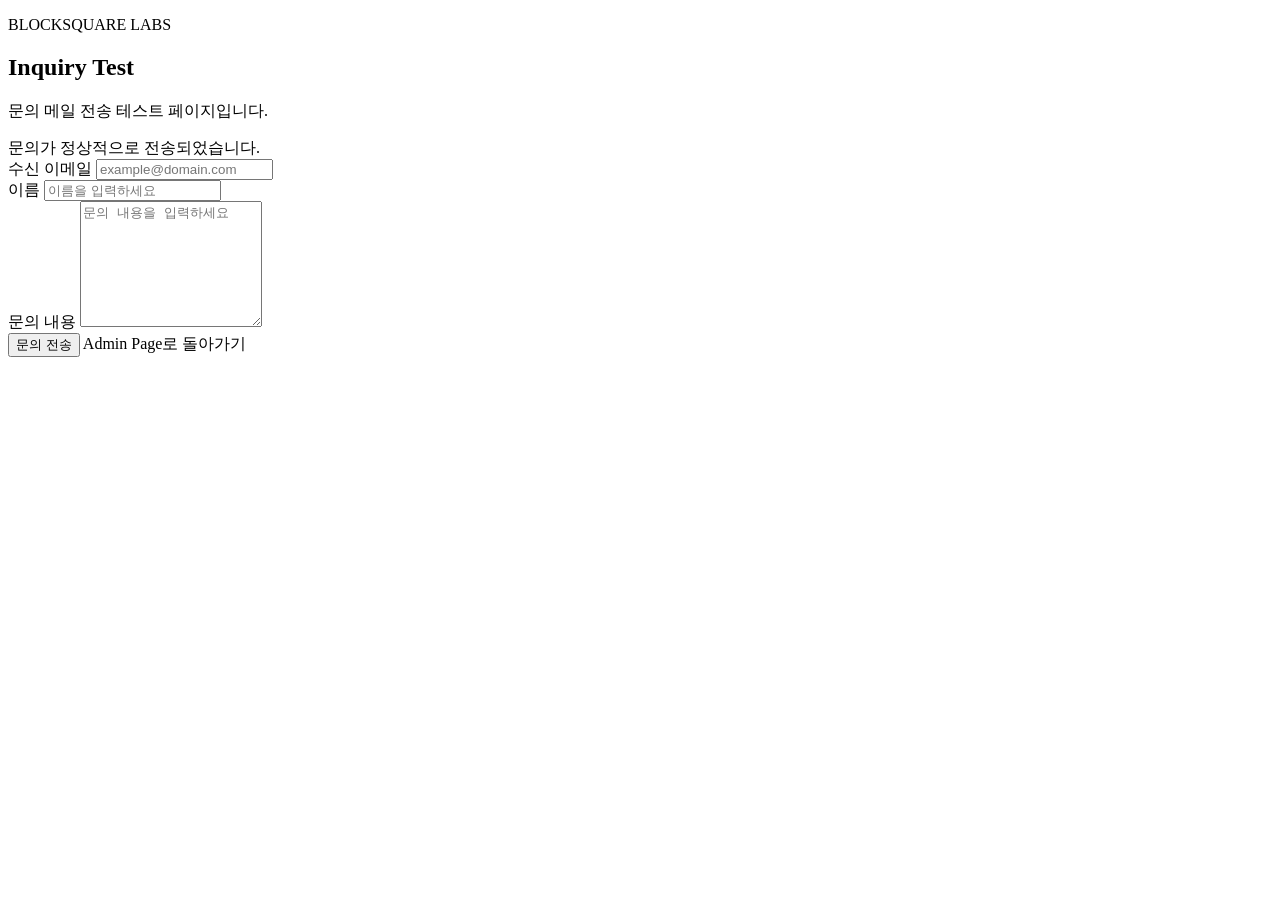
<file: src/main/resources/templates/admin-inquiry.html>
<!DOCTYPE html>
<html lang="ko" xmlns:th="http://www.thymeleaf.org">
<head>
  <meta charset="UTF-8">
  <meta name="viewport" content="width=device-width, initial-scale=1.0">

  <meta name="robots" content="noindex, nofollow">
  <meta name="googlebot" content="noindex, nofollow">

  <title>Inquiry Test</title>

  <link rel="stylesheet" th:href="@{/css/admin.css}">
</head>
<body class="admin-body">

<main class="admin-page">
  <section class="admin-card">
    <div class="admin-header">
      <p class="eyebrow">BLOCKSQUARE LABS</p>
      <h1>Inquiry Test</h1>
      <p class="description">문의 메일 전송 테스트 페이지입니다.</p>
    </div>

    <div class="success-box"
         th:if="${param.success}">
      문의가 정상적으로 전송되었습니다.
    </div>

    <form class="inquiry-form"
          th:action="@{/test/inquiry}"
          method="post">

      <div class="form-group">
        <label for="sendTo">수신 이메일</label>
        <input id="sendTo"
               name="sendTo"
               type="email"
               maxlength="100"
               placeholder="example@domain.com"
               required>
      </div>

      <div class="form-group">
        <label for="name">이름</label>
        <input id="name"
               name="name"
               type="text"
               maxlength="50"
               placeholder="이름을 입력하세요"
               required>
      </div>

      <div class="form-group">
        <label for="inquiry">문의 내용</label>
        <textarea id="inquiry"
                  name="inquiry"
                  rows="8"
                  maxlength="2000"
                  placeholder="문의 내용을 입력하세요"
                  required></textarea>
      </div>

      <div class="admin-actions">
        <button class="primary-button" type="submit">
          문의 전송
        </button>

        <a class="secondary-button" th:href="@{/admin}">
          Admin Page로 돌아가기
        </a>
      </div>
    </form>
  </section>
</main>

</body>
</html>
</file>
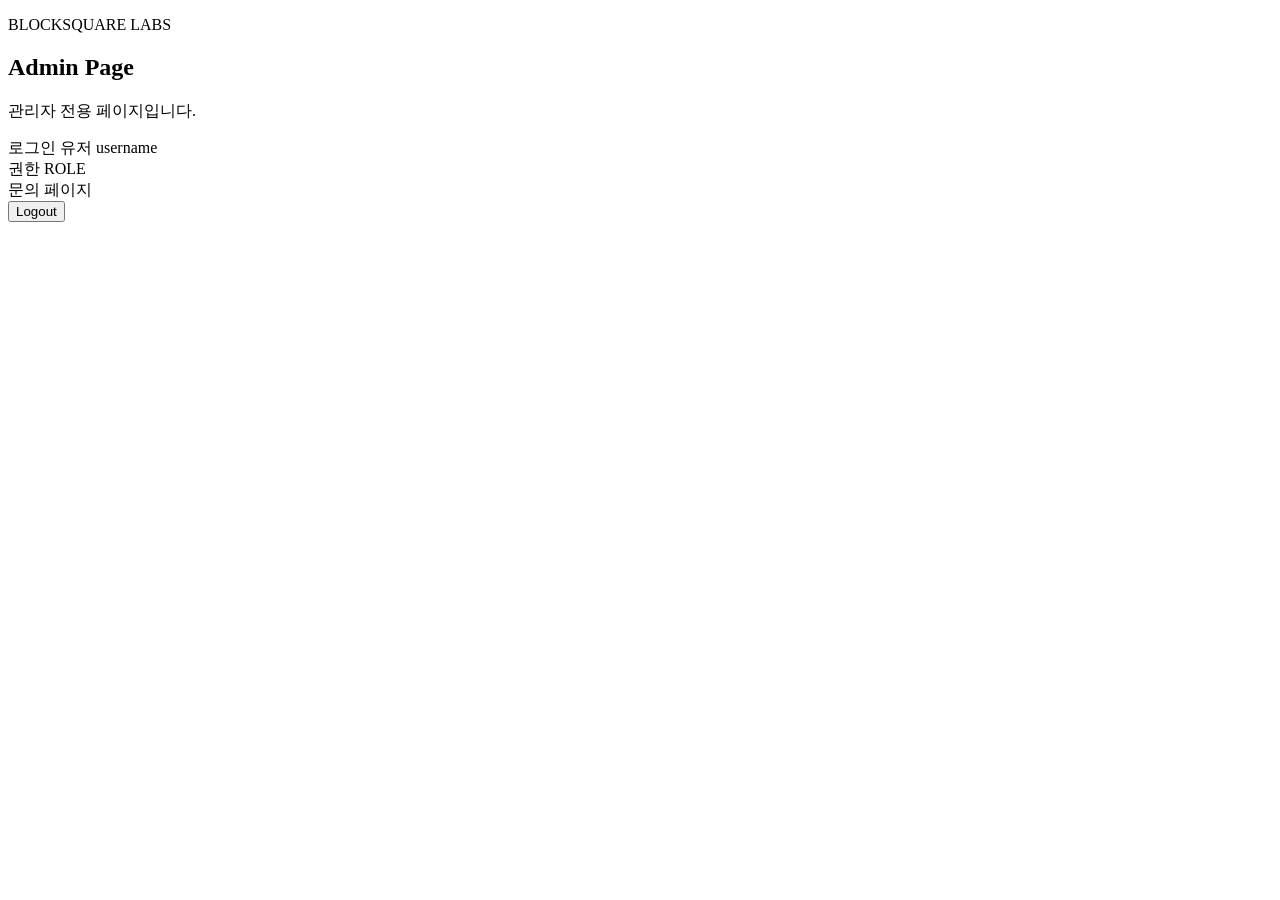
<file: src/main/resources/templates/admin.html>
<!DOCTYPE html>
<html lang="ko" xmlns:th="http://www.thymeleaf.org">
<head>
    <meta charset="UTF-8">
    <meta name="viewport" content="width=device-width, initial-scale=1.0">

    <!-- 검색엔진 색인 방지 -->
    <meta name="robots" content="noindex, nofollow">
    <meta name="googlebot" content="noindex, nofollow">

    <title>Admin</title>

    <link rel="stylesheet" th:href="@{/css/admin.css}">
</head>
<body class="admin-body">

<main class="admin-page">
    <section class="admin-card">
        <div class="admin-header">
            <p class="eyebrow">BLOCKSQUARE LABS</p>
            <h1>Admin Page</h1>
            <p class="description">관리자 전용 페이지입니다.</p>
        </div>

        <div class="info-box">
            <div class="info-row">
                <span class="info-label">로그인 유저</span>
                <span class="info-value" th:text="${user.username}">username</span>
            </div>

            <div class="info-row">
                <span class="info-label">권한</span>
                <span class="info-value" th:text="${user.authorities}">ROLE</span>
            </div>
        </div>

        <div class="admin-actions">
            <a class="primary-button"
               th:href="@{/admin/inquiry}">
                문의 페이지
            </a>

            <form th:action="@{/logout}"
                  method="post">
                <input type="hidden"
                       th:name="${_csrf.parameterName}"
                       th:value="${_csrf.token}">

                <button class="secondary-button"
                        type="submit">
                    Logout
                </button>
            </form>
        </div>

<!--        <form th:action="@{/logout}" method="post">-->
<!--            <input type="hidden" th:name="${_csrf.parameterName}" th:value="${_csrf.token}" />-->
<!--            <button class="secondary-button" type="submit">Logout</button>-->
<!--        </form>-->
    </section>
</main>

</body>
</html>
</file>
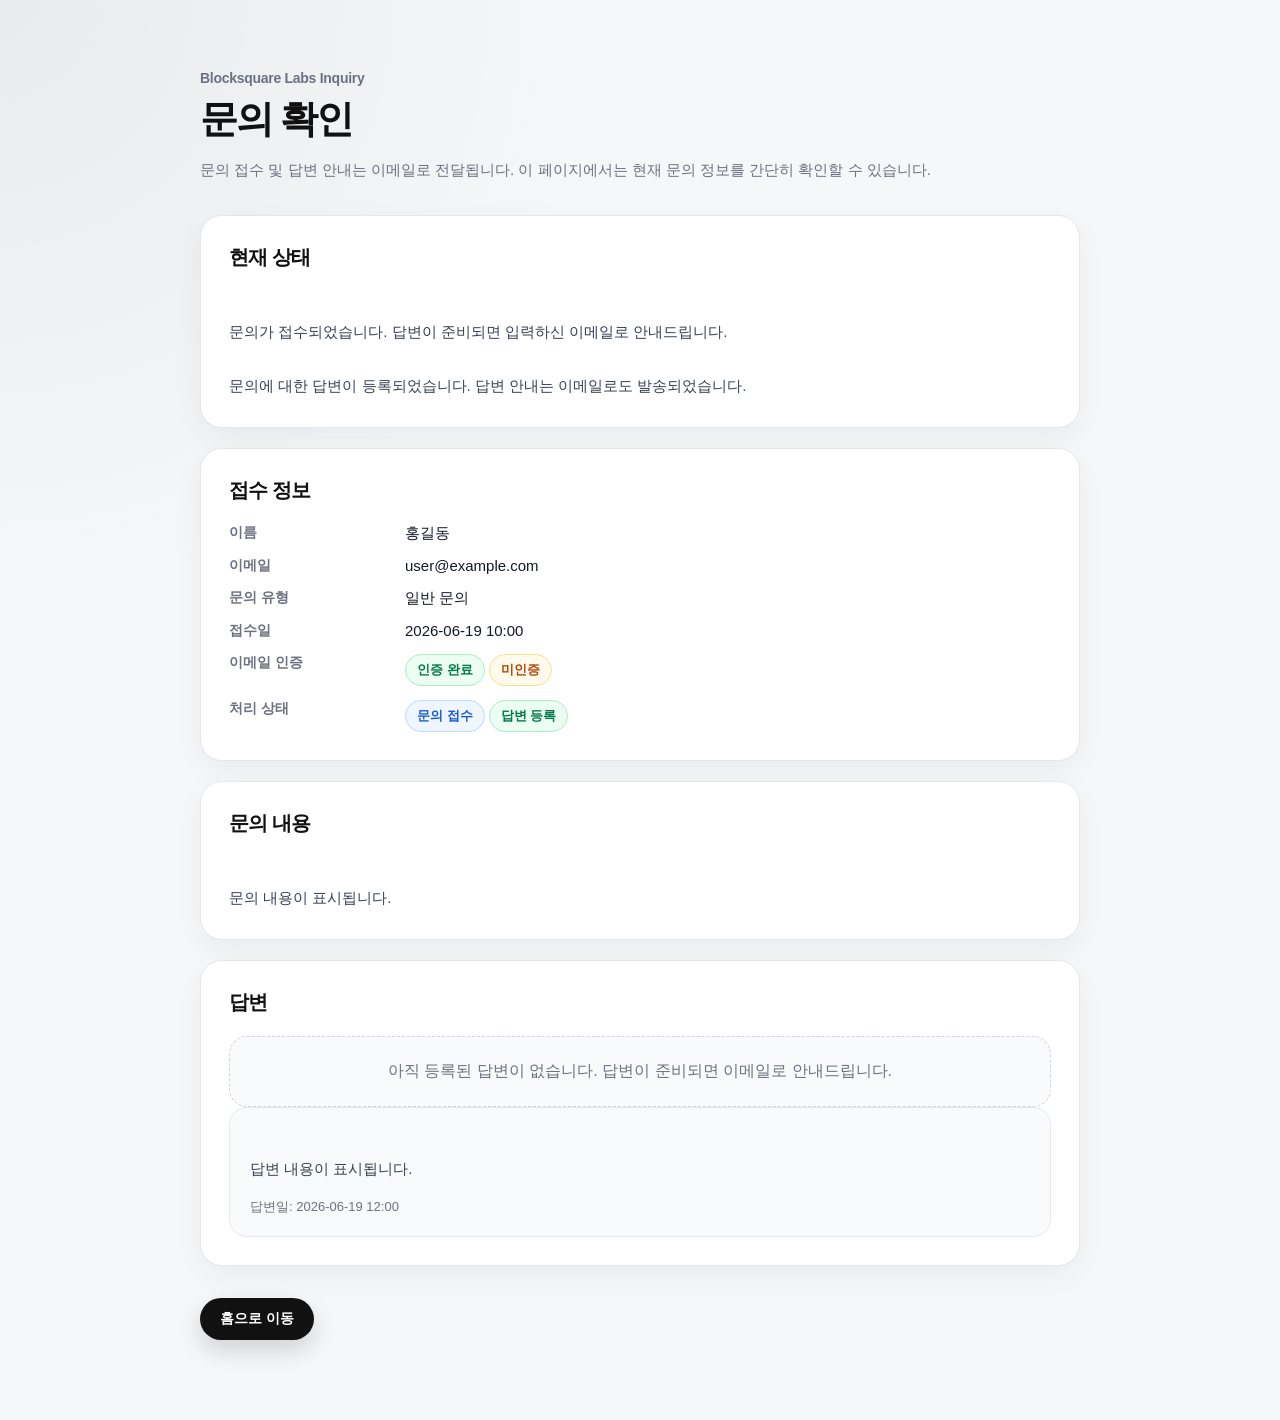
<file: src/main/resources/templates/inquiry-status.html>
<!DOCTYPE html>
<html lang="ko" xmlns:th="http://www.thymeleaf.org">
<head>
  <meta charset="UTF-8">
  <meta name="viewport" content="width=device-width, initial-scale=1.0">
  <title>문의 처리 상태</title>

  <link rel="stylesheet" th:href="@{/css/bootstrap/bootstrap.css}">
  <script th:src="@{/js/bootstrap/bootstrap.bundle.js}" defer></script>

  <style>
    body {
      margin: 0;
      min-height: 100svh;
      background:
              radial-gradient(circle at top left, rgba(0, 0, 0, 0.05), transparent 32%),
              #f6f7f9;
      color: #111;
      font-family: Arial, sans-serif;
    }

    .page {
      width: 100%;
      max-width: 880px;
      margin: 0 auto;
      padding: 56px 20px 80px;
    }

    .page-header {
      margin-bottom: 32px;
    }

    .eyebrow {
      margin-bottom: 8px;
      color: #6b7280;
      font-size: 14px;
      letter-spacing: -0.02em;
      font-weight: 600;
    }

    .title {
      margin: 0;
      font-size: 38px;
      font-weight: 800;
      letter-spacing: -0.055em;
      color: #111;
    }

    .description {
      margin-top: 12px;
      color: #6b7280;
      line-height: 1.7;
      font-size: 15px;
    }

    .status-card {
      border: 1px solid #e5e7eb;
      border-radius: 22px;
      background: #fff;
      padding: 28px;
      margin-bottom: 20px;
      box-shadow: 0 10px 30px rgba(15, 23, 42, 0.05);
    }

    .section-title {
      margin: 0 0 20px;
      font-size: 20px;
      font-weight: 800;
      letter-spacing: -0.04em;
      color: #111;
    }

    .info-list {
      display: grid;
      grid-template-columns: 120px 1fr;
      row-gap: 14px;
      column-gap: 16px;
      margin: 0;
    }

    .info-label {
      color: #6b7280;
      font-size: 14px;
      font-weight: 600;
    }

    .info-value {
      color: #111827;
      font-size: 15px;
      word-break: break-word;
    }

    .badge-soft {
      display: inline-flex;
      align-items: center;
      padding: 6px 11px;
      border-radius: 999px;
      font-size: 13px;
      font-weight: 700;
    }

    .badge-verified {
      background: #ecfdf3;
      color: #027a48;
      border: 1px solid #abefc6;
    }

    .badge-unverified {
      background: #fffaeb;
      color: #b54708;
      border: 1px solid #fedf89;
    }

    .badge-status {
      background: #eff6ff;
      color: #175cd3;
      border: 1px solid #bfdbfe;
    }

    .content-box {
      white-space: pre-line;
      color: #374151;
      line-height: 1.8;
      margin: 0;
      font-size: 15px;
    }

    .reply-card {
      padding: 20px;
      border-radius: 18px;
      background: #f9fafb;
      border: 1px solid #e5e7eb;
    }

    .reply-date {
      margin-top: 16px;
      margin-bottom: 0;
      color: #6b7280;
      font-size: 13px;
    }

    .empty-reply {
      padding: 24px;
      border-radius: 18px;
      background: #f9fafb;
      color: #6b7280;
      text-align: center;
      border: 1px dashed #d1d5db;
    }

    .home-link {
      display: inline-flex;
      justify-content: center;
      align-items: center;
      margin-top: 12px;
      padding: 12px 20px;
      border-radius: 999px;
      background: #111;
      color: #fff;
      text-decoration: none;
      font-weight: 700;
      font-size: 14px;
      box-shadow: 0 10px 24px rgba(17, 17, 17, 0.16);
    }

    .home-link:hover {
      color: #fff;
      background: #333;
    }

    @media (max-width: 576px) {
      .page {
        padding: 40px 16px 64px;
      }

      .title {
        font-size: 31px;
      }

      .status-card {
        padding: 22px;
        border-radius: 18px;
      }

      .info-list {
        grid-template-columns: 1fr;
        row-gap: 6px;
      }

      .info-value {
        margin-bottom: 10px;
      }

      .home-link {
        width: 100%;
      }
    }
  </style>
</head>
<body>

<main class="page">

  <header class="page-header">
    <p class="eyebrow">Blocksquare Labs Inquiry</p>
    <h1 class="title">문의 확인</h1>
    <p class="description">
      문의 접수 및 답변 안내는 이메일로 전달됩니다. 이 페이지에서는 현재 문의 정보를 간단히 확인할 수 있습니다.
    </p>
  </header>

  <section class="status-card">
    <h2 class="section-title">현재 상태</h2>

    <p class="content-box" th:if="${inquiry.status.name() == 'NEW'}">
      문의가 접수되었습니다. 답변이 준비되면 입력하신 이메일로 안내드립니다.
    </p>

    <p class="content-box" th:if="${inquiry.status.name() == 'REPLIED'}">
      문의에 대한 답변이 등록되었습니다. 답변 안내는 이메일로도 발송되었습니다.
    </p>
  </section>

  <section class="status-card">
    <h2 class="section-title">접수 정보</h2>

    <dl class="info-list">
      <dt class="info-label">이름</dt>
      <dd class="info-value" th:text="${inquiry.name}">홍길동</dd>

      <dt class="info-label">이메일</dt>
      <dd class="info-value" th:text="${inquiry.email}">user@example.com</dd>

      <dt class="info-label">문의 유형</dt>
      <dd class="info-value" th:text="${inquiry.type}">일반 문의</dd>

      <dt class="info-label">접수일</dt>
      <dd class="info-value"
          th:text="${#temporals.format(inquiry.createdAt, 'yyyy-MM-dd HH:mm')}">
        2026-06-19 10:00
      </dd>

      <dt class="info-label">이메일 인증</dt>
      <dd class="info-value">
        <span th:if="${inquiry.verified}" class="badge-soft badge-verified">인증 완료</span>
        <span th:unless="${inquiry.verified}" class="badge-soft badge-unverified">미인증</span>
      </dd>

      <dt class="info-label">처리 상태</dt>
      <dd class="info-value">
        <span th:if="${inquiry.status.name() == 'NEW'}" class="badge-soft badge-status">문의 접수</span>
        <span th:if="${inquiry.status.name() == 'REPLIED'}" class="badge-soft badge-verified">답변 등록</span>
      </dd>
    </dl>
  </section>

  <section class="status-card">
    <h2 class="section-title">문의 내용</h2>
    <p class="content-box" th:text="${inquiry.inquiry}">
      문의 내용이 표시됩니다.
    </p>
  </section>

  <section class="status-card">
    <h2 class="section-title">답변</h2>

    <div th:if="${#lists.isEmpty(replies)}" class="empty-reply">
      아직 등록된 답변이 없습니다. 답변이 준비되면 이메일로 안내드립니다.
    </div>

    <div th:each="reply : ${replies}"
         class="reply-card mb-3">

      <p class="content-box" th:text="${reply.content}">
        답변 내용이 표시됩니다.
      </p>

      <p class="reply-date">
        답변일:
        <span th:text="${#temporals.format(reply.lastSentAt, 'yyyy-MM-dd HH:mm')}">
            2026-06-19 12:00
        </span>
      </p>
    </div>
  </section>

  <a href="/" class="home-link">홈으로 이동</a>

</main>

</body>
</html>
</file>
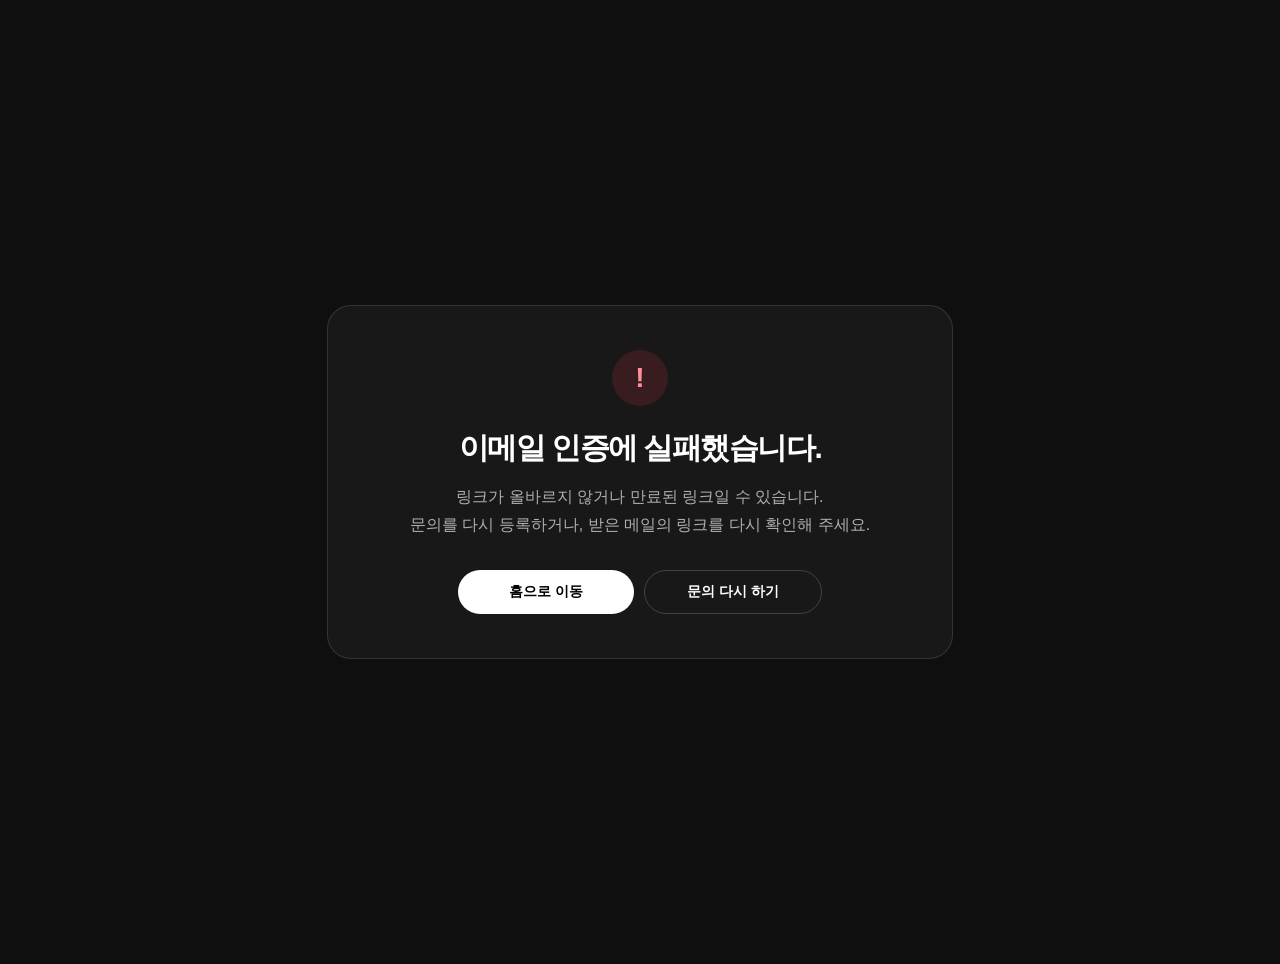
<file: src/main/resources/templates/inquiry-verify-invalid.html>
<!DOCTYPE html>
<html lang="ko" xmlns:th="http://www.thymeleaf.org">
<head>
    <meta charset="UTF-8">
    <meta name="viewport" content="width=device-width, initial-scale=1.0">
    <title>문의 인증 실패</title>

    <link rel="stylesheet" th:href="@{/css/bootstrap/bootstrap.css}">
    <script th:src="@{/js/bootstrap/bootstrap.bundle.js}" defer></script>

    <style>
        body {
            margin: 0;
            min-height: 100svh;
            background: #0f0f0f;
            color: #fff;
            font-family: Arial, sans-serif;
        }

        .page {
            min-height: 100svh;
            display: flex;
            align-items: center;
            justify-content: center;
            padding: 32px 20px;
        }

        .fail-card {
            width: 100%;
            max-width: 560px;
            padding: 44px 32px;
            border-radius: 24px;
            text-align: center;
            background: rgba(255, 255, 255, 0.04);
            border: 1px solid rgba(255, 255, 255, 0.12);
        }

        .icon {
            width: 56px;
            height: 56px;
            margin: 0 auto 22px;
            border-radius: 50%;
            display: flex;
            align-items: center;
            justify-content: center;
            background: rgba(220, 53, 69, 0.16);
            color: #ff8f9a;
            font-size: 28px;
            font-weight: 700;
        }

        h1 {
            margin: 0 0 14px;
            font-size: 30px;
            font-weight: 700;
            letter-spacing: -0.05em;
        }

        p {
            margin: 0;
            color: rgba(255, 255, 255, 0.65);
            line-height: 1.7;
        }

        .actions {
            margin-top: 32px;
            display: flex;
            justify-content: center;
            gap: 10px;
            flex-wrap: wrap;
        }

        .home-link {
            display: inline-flex;
            justify-content: center;
            align-items: center;
            min-width: 140px;
            padding: 12px 18px;
            border-radius: 999px;
            background: #fff;
            color: #000;
            text-decoration: none;
            font-weight: 700;
            font-size: 14px;
        }

        .home-link:hover {
            color: #000;
            background: #eee;
        }

        .sub-link {
            display: inline-flex;
            justify-content: center;
            align-items: center;
            min-width: 140px;
            padding: 12px 18px;
            border-radius: 999px;
            border: 1px solid rgba(255, 255, 255, 0.18);
            color: #fff;
            text-decoration: none;
            font-weight: 700;
            font-size: 14px;
        }

        .sub-link:hover {
            color: #fff;
            background: rgba(255, 255, 255, 0.08);
        }

        @media (max-width: 576px) {
            .fail-card {
                padding: 36px 24px;
                border-radius: 20px;
            }

            h1 {
                font-size: 26px;
            }

            .home-link,
            .sub-link {
                width: 100%;
            }
        }
    </style>
</head>
<body>

<main class="page">
    <section class="fail-card">
        <div class="icon">!</div>

        <h1>이메일 인증에 실패했습니다.</h1>

        <p>
            링크가 올바르지 않거나 만료된 링크일 수 있습니다.<br>
            문의를 다시 등록하거나, 받은 메일의 링크를 다시 확인해 주세요.
        </p>

        <div class="actions">
            <a href="/" class="home-link">홈으로 이동</a>
            <a href="/#contact" class="sub-link">문의 다시 하기</a>
        </div>
    </section>
</main>

</body>
</html>
</file>
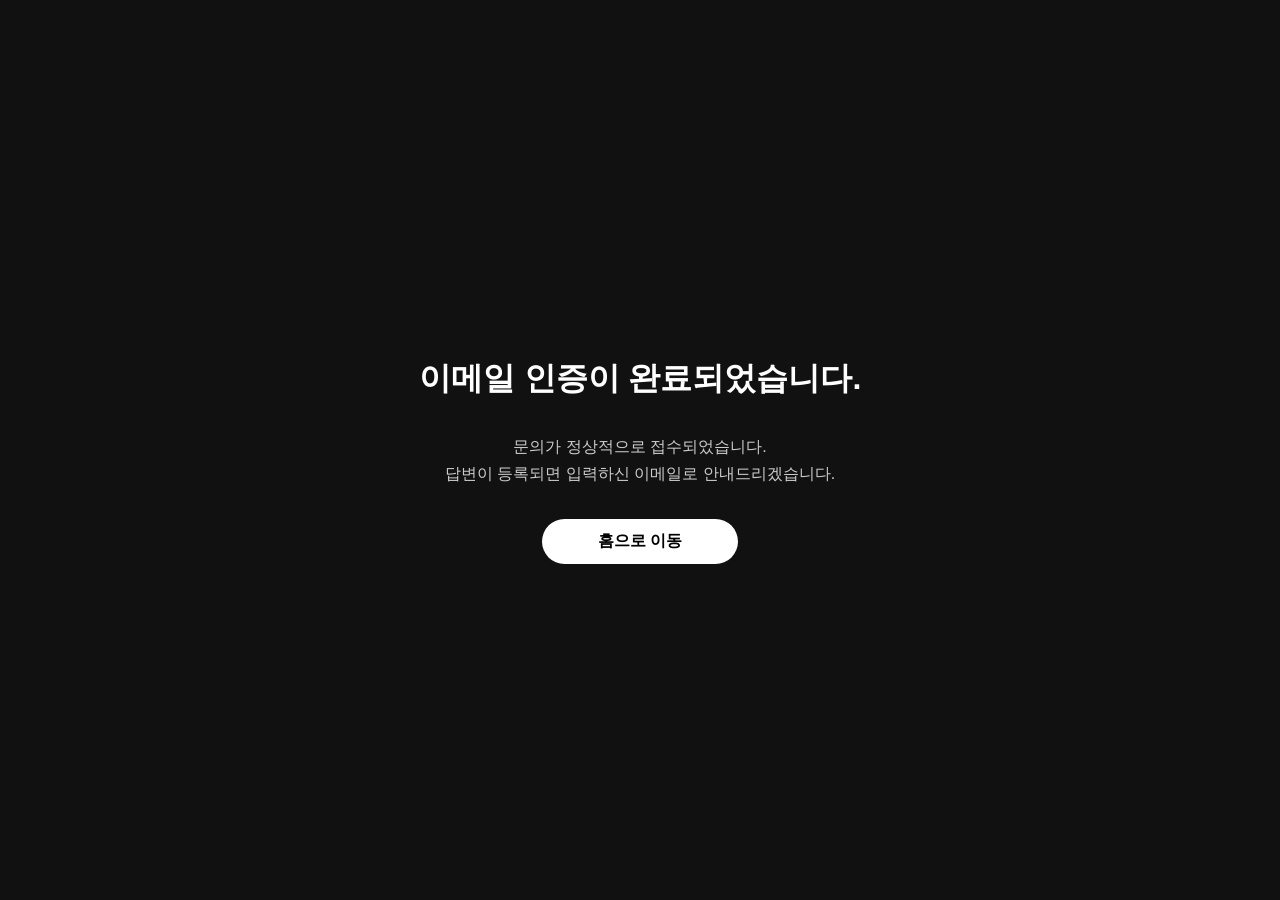
<file: src/main/resources/templates/inquiry-verify-success.html>
<!DOCTYPE html>
<html lang="ko" xmlns:th="http://www.thymeleaf.org">
<head>
    <meta charset="UTF-8">
    <title>문의 인증 완료</title>
    <style>
        body {
            margin: 0;
            background: #111;
            color: #fff;
            font-family: Arial, sans-serif;
        }

        .container {
            max-width: 720px;
            margin: 0 auto;
            text-align: center;
            display: flex;
            flex-direction: column;
            align-items: center;
            justify-content: center;
            height: 100svh;
        }

        h1 {
            font-size: 32px;
            margin-bottom: 16px;
        }

        p {
            color: #ccc;
            line-height: 1.7;
            margin-bottom: 32px;
        }

        a {
            display: inline-block;
            padding: 12px 18px;
            border-radius: 999px;
            background: #fff;
            color: #000;
            text-decoration: none;
            font-weight: 600;
            width: 10rem;
        }
    </style>
</head>
<body>
<div class="container">
    <h1>이메일 인증이 완료되었습니다.</h1>
    <p>
        문의가 정상적으로 접수되었습니다.<br>
        답변이 등록되면 입력하신 이메일로 안내드리겠습니다.
    </p>
    <a href="/">홈으로 이동</a>
</div>
</body>
</html>
</file>
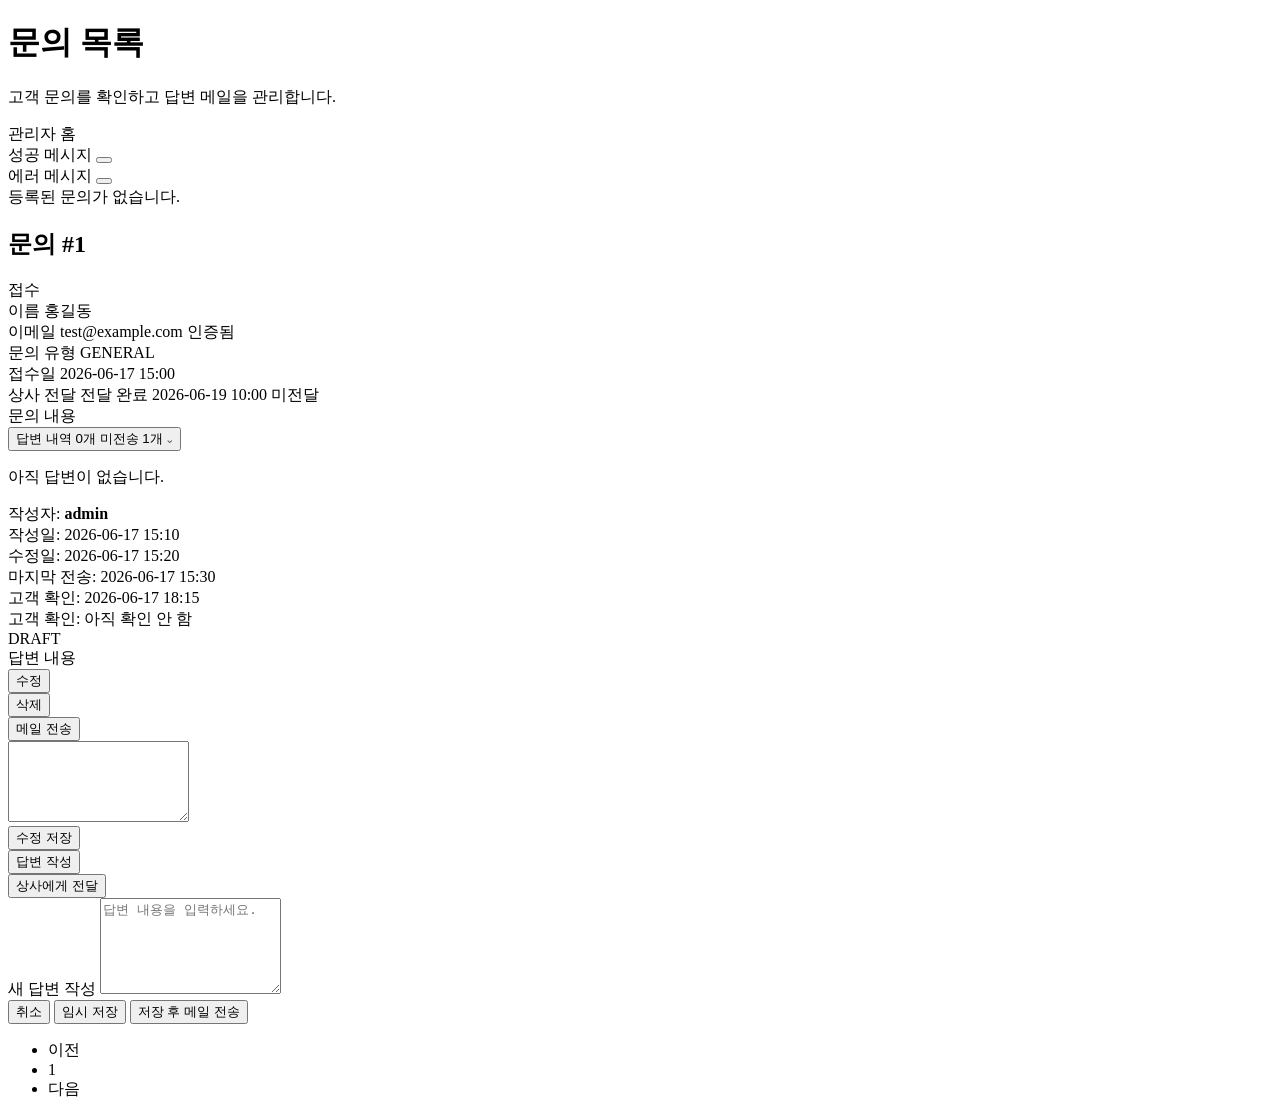
<file: src/main/resources/templates/inquiry.html>
<!DOCTYPE html>
<html lang="ko" xmlns:th="http://www.thymeleaf.org">
<head>
    <meta charset="UTF-8">
    <meta name="viewport" content="width=device-width, initial-scale=1.0">
    <title>Inquiry List</title>

    <link rel="stylesheet" th:href="@{/css/bootstrap/bootstrap.css}">
    <link rel="stylesheet" th:href="@{/css/inquiry.css}">
    <script th:src="@{/js/bootstrap/bootstrap.bundle.js}" defer></script>


</head>

<body>

<div class="page-wrapper">

    <div class="page-header d-flex justify-content-between align-items-center gap-3">
        <div>
            <h1 class="page-title">문의 목록</h1>
            <p class="page-subtitle">고객 문의를 확인하고 답변 메일을 관리합니다.</p>
        </div>

        <a class="btn admin-home-btn btn-sm" th:href="@{/admin}">
            관리자 홈
        </a>
    </div>

    <div th:if="${successMessage}" class="alert alert-success alert-dismissible fade show admin-alert" role="alert">
        <span th:text="${successMessage}">성공 메시지</span>
        <button type="button" class="btn-close" data-bs-dismiss="alert" aria-label="Close"></button>
    </div>

    <div th:if="${errorMessage}" class="alert alert-danger alert-dismissible fade show admin-alert" role="alert">
        <span th:text="${errorMessage}">에러 메시지</span>
        <button type="button" class="btn-close" data-bs-dismiss="alert" aria-label="Close"></button>
    </div>

    <div th:if="${inquiryList.empty}" class="empty-box">
        등록된 문의가 없습니다.
    </div>

    <div th:each="inquiry : ${inquiryList.content}" class="card inquiry-card">
        <div class="card-body">

            <div class="inquiry-top">
                <div>
                    <h2 class="inquiry-title">
                        문의
                        <span class="inquiry-id">
                            #<span th:text="${inquiry.inquiryId}">1</span>
                        </span>
                    </h2>
                </div>

                <span class="status-badge" th:text="${inquiry.status != null ? inquiry.status.label : '접수'}">
                    접수
                </span>
            </div>

            <div class="meta-grid">
                <div class="meta-item">
                    <span class="meta-label">이름</span>
                    <span class="meta-value" th:text="${inquiry.name}">홍길동</span>
                </div>

                <div class="meta-item">
                    <span class="meta-label">이메일</span>
                    <span class="meta-value">
                        <span th:text="${inquiry.email}">test@example.com</span>

                        <span th:if="${inquiry.verified}"
                              class="email-verified-badge">
                            인증됨
                        </span>
                    </span>
                </div>

                <div class="meta-item">
                    <span class="meta-label">문의 유형</span>
                    <span class="meta-value" th:text="${inquiry.type}">GENERAL</span>
                </div>

                <div class="meta-item">
                    <span class="meta-label">접수일</span>
                    <span class="meta-value"
                          th:text="${#temporals.format(inquiry.createdAt, 'yyyy-MM-dd HH:mm')}">
                        2026-06-17 15:00
                    </span>
                </div>

                <div class="meta-item meta-item-wide">
                    <span class="meta-label">상사 전달</span>
                    <span class="meta-value" th:if="${inquiry.managerNotifiedAt != null}">
                        전달 완료
                        <span th:text="${#temporals.format(inquiry.managerNotifiedAt, 'yyyy-MM-dd HH:mm')}">
                            2026-06-19 10:00
                        </span>
                    </span>
                    <span class="meta-value text-muted" th:if="${inquiry.managerNotifiedAt == null}">
                        미전달
                    </span>
                </div>
            </div>

            <div class="content-box" th:text="${inquiry.content}">
                문의 내용
            </div>

            <div class="reply-section">

                <button class="reply-toggle-btn"
                        type="button"
                        data-bs-toggle="collapse"
                        th:data-bs-target="'#replyCollapse-' + ${inquiry.inquiryId}"
                        aria-expanded="false"
                        th:aria-controls="'replyCollapse-' + ${inquiry.inquiryId}">

                    <span class="reply-toggle-left">
                        답변 내역
                        <span class="reply-count"
                              th:text="${#lists.size(inquiry.replies)} + '개'">
                            0개
                        </span>

                        <span class="reply-draft-count"
                              th:if="${inquiry.draftReplyCount > 0}"
                              th:text="'미전송 ' + ${inquiry.draftReplyCount} + '개'">
                            미전송 1개
                        </span>
                    </span>

                    <span class="reply-arrow">⌄</span>
                </button>

                <div class="collapse"
                     th:id="'replyCollapse-' + ${inquiry.inquiryId}">

                    <div class="reply-list">

                        <div th:if="${#lists.isEmpty(inquiry.replies)}">
                            <p class="reply-empty">아직 답변이 없습니다.</p>
                        </div>

                        <div th:each="reply : ${inquiry.replies}" class="reply-card">

                            <div class="reply-card-header">
                                <div class="reply-meta">
                                    <div>
                                        작성자:
                                        <strong th:text="${reply.createdByName}">admin</strong>
                                    </div>

                                    <div>
                                        작성일:
                                        <span th:text="${#temporals.format(reply.createdAt, 'yyyy-MM-dd HH:mm')}">
                                            2026-06-17 15:10
                                        </span>
                                    </div>

                                    <div th:if="${reply.updatedAt != null}">
                                        수정일:
                                        <span th:text="${#temporals.format(reply.updatedAt, 'yyyy-MM-dd HH:mm')}">
                                            2026-06-17 15:20
                                        </span>
                                    </div>

                                    <div th:if="${reply.lastSentAt != null}">
                                        마지막 전송:
                                        <span th:text="${#temporals.format(reply.lastSentAt, 'yyyy-MM-dd HH:mm')}">
                                            2026-06-17 15:30
                                        </span>
                                    </div>
                                    <div th:if="${reply.viewedAt != null}">
                                        고객 확인:
                                        <span th:text="${#temporals.format(reply.viewedAt, 'yyyy-MM-dd HH:mm')}">
                                            2026-06-17 18:15
                                        </span>
                                    </div>
                                    <div th:if="${reply.viewedAt == null and reply.lastSentAt != null}">
                                        고객 확인:
                                        <span class="text-muted">아직 확인 안 함</span>
                                    </div>
                                </div>

                                <span class="reply-status"
                                      th:classappend="' reply-status-' + ${#strings.toLowerCase(reply.status.name())}"
                                      th:text="${reply.status}">
                                    DRAFT
                                </span>
                            </div>

                            <div class="reply-content" th:text="${reply.content}">
                                답변 내용
                            </div>

                            <div class="reply-actions">

                                <button th:if="${reply.updatable}"
                                        class="btn btn-sm btn-outline-secondary"
                                        type="button"
                                        data-bs-toggle="collapse"
                                        th:data-bs-target="'#replyEditForm-' + ${reply.replyId}">
                                    수정
                                </button>

                                <form th:if="${reply.deletable}"
                                      th:action="@{/admin/reply/{id}/delete(id=${reply.replyId})}"
                                      method="post"
                                      onsubmit="return confirm('전송 전 답변을 삭제하시겠습니까?');">

                                    <input type="hidden" name="page" th:value="${inquiryList.number}">
                                    <input type="hidden" name="size" th:value="${inquiryList.size}">

                                    <button type="submit" class="btn btn-sm btn-outline-danger">
                                        삭제
                                    </button>
                                </form>

                                <form th:action="@{/admin/reply/{id}/send(id=${reply.replyId})}"
                                      method="post"
                                      onsubmit="return confirm('이 답변 메일을 전송하시겠습니까?');">

                                    <input type="hidden" name="page" th:value="${inquiryList.number}">
                                    <input type="hidden" name="size" th:value="${inquiryList.size}">

                                    <button type="submit"
                                            class="btn btn-sm btn-outline-primary"
                                            th:text="${reply.status.name() == 'SENT'} ? '메일 재전송' : '메일 전송'">
                                        메일 전송
                                    </button>
                                </form>

                            </div>

                            <div class="collapse mt-3"
                                 th:if="${reply.updatable}"
                                 th:id="'replyEditForm-' + ${reply.replyId}">

                                <form th:action="@{/admin/reply/{id}/update(id=${reply.replyId})}"
                                      method="post">

                                    <input type="hidden" name="page" th:value="${inquiryList.number}">
                                    <input type="hidden" name="size" th:value="${inquiryList.size}">

                                    <textarea name="content"
                                              class="form-control reply-textarea"
                                              rows="5"
                                              required
                                              th:text="${reply.content}"></textarea>

                                    <div class="d-flex justify-content-end gap-2 mt-2">
                                        <button type="submit" class="btn btn-dark btn-sm">
                                            수정 저장
                                        </button>
                                    </div>
                                </form>
                            </div>

                        </div>

                    </div>
                </div>

            </div>

            <div class="actions">
                <button class="btn btn-reply"
                        type="button"
                        data-bs-toggle="collapse"
                        th:data-bs-target="'#replyCreateForm-' + ${inquiry.inquiryId}">
                    답변 작성
                </button>

                <form th:action="@{/admin/inquiry/{id}/notify-manager(id=${inquiry.inquiryId})}"
                      method="post"
                      onsubmit="return confirm('이 문의를 상사에게 전달하시겠습니까?');">

                    <input type="hidden" name="page" th:value="${inquiryList.number}">
                    <input type="hidden" name="size" th:value="${inquiryList.size}">

                    <button type="submit"
                            class="btn btn-resend"
                            th:text="${inquiry.managerNotifiedAt != null} ? '상사에게 다시 전달' : '상사에게 전달'">
                        상사에게 전달
                    </button>
                </form>
            </div>

            <div class="collapse reply-create-box"
                 th:id="'replyCreateForm-' + ${inquiry.inquiryId}">

                <form th:action="@{/admin/inquiry/{id}/reply(id=${inquiry.inquiryId})}" method="post">

                    <input type="hidden" name="page" th:value="${inquiryList.number}">
                    <input type="hidden" name="size" th:value="${inquiryList.size}">

                    <label class="reply-form-label">새 답변 작성</label>

                    <textarea name="content"
                              class="form-control reply-textarea"
                              rows="6"
                              placeholder="답변 내용을 입력하세요."
                              required></textarea>

<!--                    <div class="d-flex justify-content-end gap-2 mt-3">-->
<!--                        <button type="button"-->
<!--                                class="btn btn-outline-secondary btn-sm"-->
<!--                                data-bs-toggle="collapse"-->
<!--                                th:data-bs-target="'#replyCreateForm-' + ${inquiry.inquiryId}">-->
<!--                            취소-->
<!--                        </button>-->

<!--                        <button type="submit" class="btn btn-dark btn-sm">-->
<!--                            답변 저장-->
<!--                        </button>-->
<!--                    </div>-->
                        <div class="d-flex justify-content-end gap-2 mt-3">
                            <button type="button"
                                    class="btn btn-outline-secondary btn-sm"
                                    data-bs-toggle="collapse"
                                    th:data-bs-target="'#replyCreateForm-' + ${inquiry.inquiryId}">
                                취소
                            </button>

                            <button type="submit"
                                    name="action"
                                    value="save"
                                    class="btn btn-outline-dark btn-sm">
                                임시 저장
                            </button>

                            <button type="submit"
                                    name="action"
                                    value="send"
                                    class="btn btn-dark btn-sm"
                                    onclick="return confirm('답변을 저장하고 메일로 전송하시겠습니까?');">
                                저장 후 메일 전송
                            </button>
                        </div>
                </form>
            </div>

        </div>
    </div>

    <nav th:if="${inquiryList.totalPages > 1}" class="mt-4">
        <ul class="pagination">

            <li class="page-item" th:if="${inquiryList.hasPrevious()}">
                <a class="page-link"
                   th:href="@{/admin/inquiry(page=${inquiryList.number - 1}, size=${inquiryList.size})}">
                    이전
                </a>
            </li>

            <li class="page-item"
                th:each="pageNum : ${#numbers.sequence(0, inquiryList.totalPages - 1)}"
                th:classappend="${pageNum == inquiryList.number} ? 'active'">
                <a class="page-link"
                   th:href="@{/admin/inquiry(page=${pageNum}, size=${inquiryList.size})}"
                   th:text="${pageNum + 1}">
                    1
                </a>
            </li>

            <li class="page-item" th:if="${inquiryList.hasNext()}">
                <a class="page-link"
                   th:href="@{/admin/inquiry(page=${inquiryList.number + 1}, size=${inquiryList.size})}">
                    다음
                </a>
            </li>

        </ul>
    </nav>

</div>

</body>
</html>
</file>
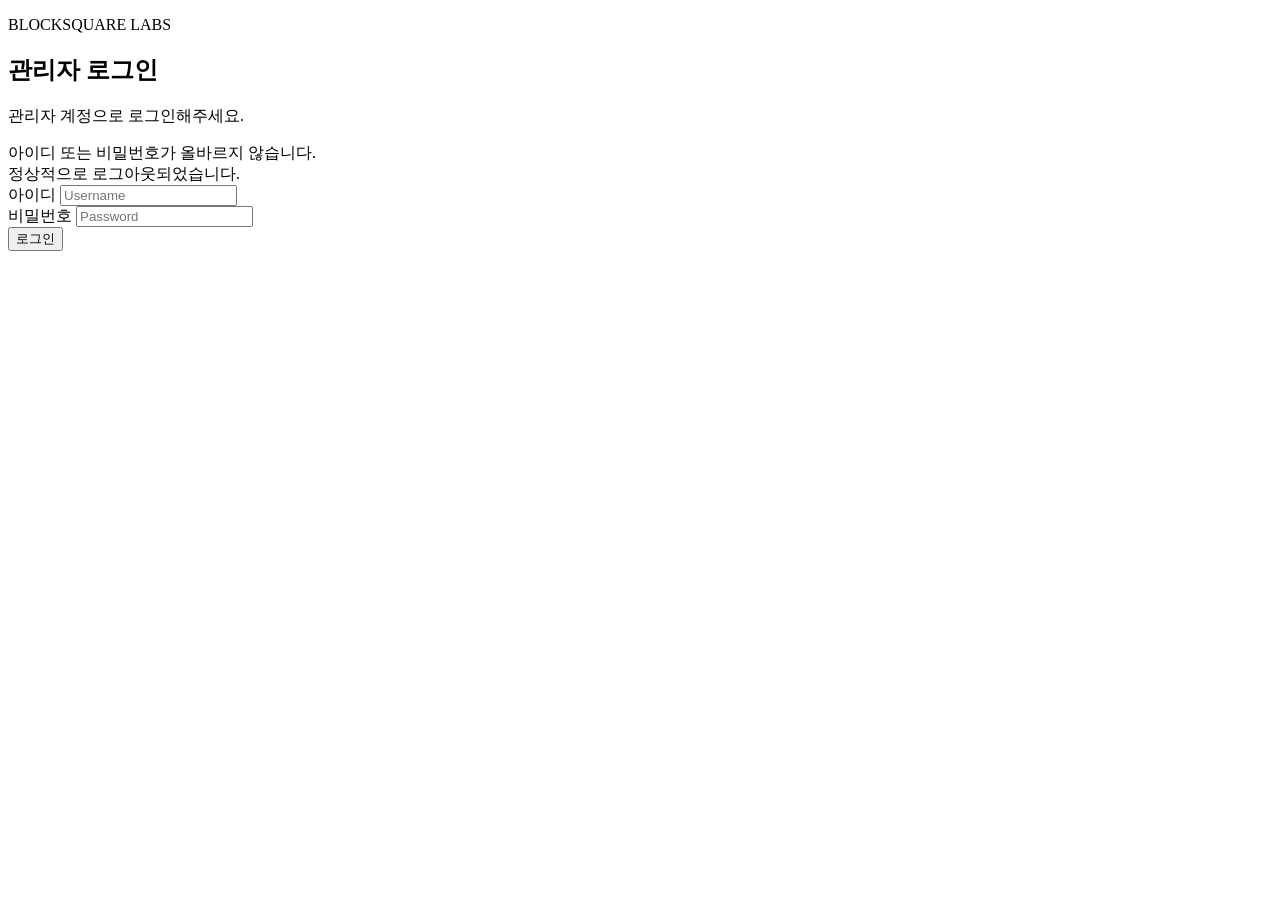
<file: src/main/resources/templates/login.html>
<!DOCTYPE html>
<html lang="ko" xmlns:th="http://www.thymeleaf.org">
<head>
    <meta charset="UTF-8">
    <meta name="viewport" content="width=device-width, initial-scale=1.0">

    <!-- 검색엔진 색인 방지 -->
    <meta name="robots" content="noindex, nofollow">
    <meta name="googlebot" content="noindex, nofollow">
    <link rel="canonical" href="https://www.blocksquarelabs.com/">

    <title>관리자 로그인</title>

    <link rel="stylesheet" th:href="@{/css/admin.css}">
</head>
<body class="admin-body">

<main class="login-page">
    <section class="login-card">
        <div class="login-header">
            <p class="eyebrow">BLOCKSQUARE LABS</p>
            <h1>관리자 로그인</h1>
            <p class="description">관리자 계정으로 로그인해주세요.</p>
        </div>

        <div class="error-message" th:if="${param.error}">
            아이디 또는 비밀번호가 올바르지 않습니다.
        </div>

        <div class="logout-message" th:if="${param.logout}">
            정상적으로 로그아웃되었습니다.
        </div>

        <form class="admin-form" method="post" th:action="@{/login}">
            <div class="form-group">
                <label for="username">아이디</label>
                <input
                        id="username"
                        type="text"
                        name="username"
                        autocomplete="username"
                        placeholder="Username"
                        required
                />
            </div>

            <div class="form-group">
                <label for="password">비밀번호</label>
                <input
                        id="password"
                        type="password"
                        name="password"
                        autocomplete="current-password"
                        placeholder="Password"
                        required
                />
            </div>

            <input type="hidden" th:name="${_csrf.parameterName}" th:value="${_csrf.token}" />

            <button class="primary-button" type="submit">로그인</button>
        </form>
    </section>
</main>

</body>
</html>
</file>
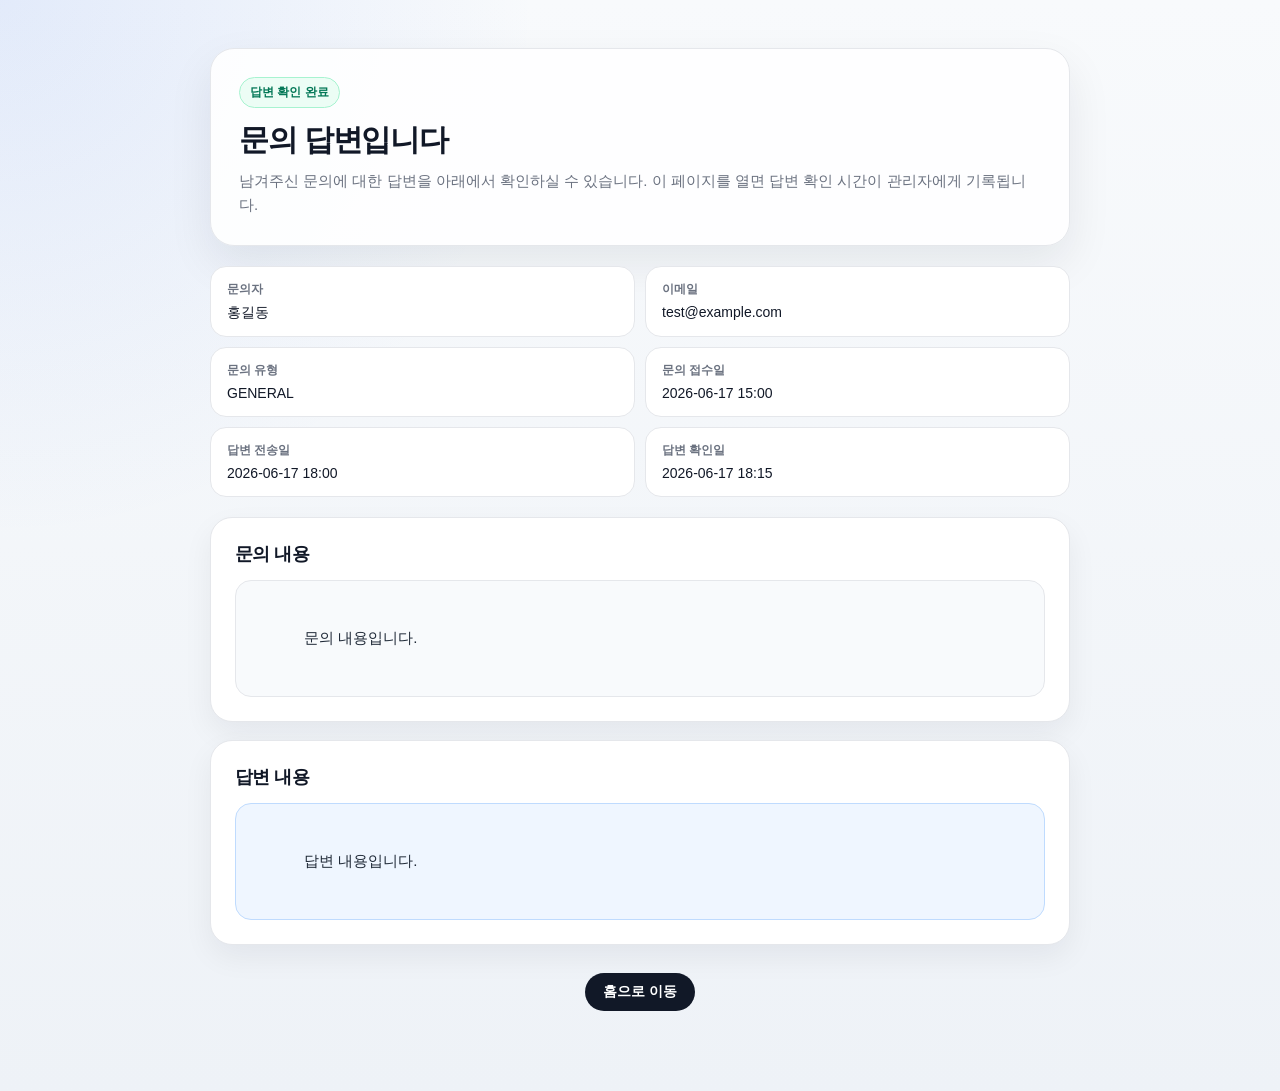
<file: src/main/resources/templates/reply-view.html>
<!DOCTYPE html>
<html lang="ko" xmlns:th="http://www.thymeleaf.org">
<head>
    <meta charset="UTF-8">
    <title>문의 답변 확인</title>

    <link rel="stylesheet" th:href="@{/css/bootstrap/bootstrap.css}">

    <style>
        body {
            min-height: 100vh;
            margin: 0;
            background:
                    radial-gradient(circle at top left, rgba(37, 99, 235, 0.10), transparent 32%),
                    linear-gradient(180deg, #f8fafc 0%, #eef2f7 100%);
            color: #111827;
            font-family: Arial, sans-serif;
        }

        a {
            text-decoration: none;
        }

        .page-wrapper {
            width: 100%;
            max-width: 860px;
            margin: 0 auto;
            padding: 48px 20px 80px;
        }

        .header-card {
            padding: 28px;
            margin-bottom: 20px;
            border: 1px solid #e5e7eb;
            border-radius: 24px;
            background: rgba(255, 255, 255, 0.9);
            box-shadow: 0 18px 45px rgba(15, 23, 42, 0.08);
        }

        .badge-confirmed {
            display: inline-block;
            margin-bottom: 12px;
            padding: 6px 10px;
            border-radius: 999px;
            background: #ecfdf5;
            color: #047857;
            border: 1px solid #a7f3d0;
            font-size: 12px;
            font-weight: 800;
        }

        .title {
            margin: 0;
            font-size: 30px;
            font-weight: 800;
            letter-spacing: -0.04em;
        }

        .subtitle {
            margin: 8px 0 0;
            color: #6b7280;
            line-height: 1.6;
            font-size: 15px;
        }

        .info-grid {
            display: grid;
            grid-template-columns: repeat(2, minmax(0, 1fr));
            gap: 10px;
            margin-bottom: 20px;
        }

        .info-item {
            padding: 14px 16px;
            border: 1px solid #e5e7eb;
            border-radius: 16px;
            background: #fff;
        }

        .info-label {
            display: block;
            margin-bottom: 5px;
            color: #6b7280;
            font-size: 12px;
            font-weight: 700;
        }

        .info-value {
            color: #111827;
            font-size: 14px;
            word-break: break-all;
        }

        .content-card {
            margin-bottom: 18px;
            padding: 24px;
            border: 1px solid #e5e7eb;
            border-radius: 22px;
            background: #fff;
            box-shadow: 0 12px 30px rgba(15, 23, 42, 0.06);
        }

        .section-title {
            margin: 0 0 14px;
            font-size: 18px;
            font-weight: 800;
            letter-spacing: -0.03em;
        }

        .content-box {
            padding: 18px;
            border: 1px solid #e5e7eb;
            border-radius: 16px;
            background: #f8fafc;
            color: #1f2937;
            white-space: pre-wrap;
            line-height: 1.75;
            font-size: 15px;
        }

        .reply-box {
            background: #eff6ff;
            border-color: #bfdbfe;
        }

        .footer-actions {
            display: flex;
            justify-content: center;
            margin-top: 28px;
        }

        .home-btn {
            padding: 10px 18px;
            border-radius: 999px;
            background: #111827;
            color: #fff;
            font-size: 14px;
            font-weight: 800;
        }

        .home-btn:hover {
            background: #374151;
            color: #fff;
        }

        @media (max-width: 768px) {
            .page-wrapper {
                padding: 28px 14px 64px;
            }

            .header-card,
            .content-card {
                padding: 20px;
            }

            .title {
                font-size: 26px;
            }

            .info-grid {
                grid-template-columns: 1fr;
            }
        }
    </style>
</head>

<body>

<div class="page-wrapper">

    <div class="header-card">
        <span class="badge-confirmed">답변 확인 완료</span>

        <h1 class="title">문의 답변입니다</h1>

        <p class="subtitle">
            남겨주신 문의에 대한 답변을 아래에서 확인하실 수 있습니다.
            이 페이지를 열면 답변 확인 시간이 관리자에게 기록됩니다.
        </p>
    </div>

    <div class="info-grid">
        <div class="info-item">
            <span class="info-label">문의자</span>
            <span class="info-value" th:text="${inquiry.name}">홍길동</span>
        </div>

        <div class="info-item">
            <span class="info-label">이메일</span>
            <span class="info-value" th:text="${inquiry.email}">test@example.com</span>
        </div>

        <div class="info-item">
            <span class="info-label">문의 유형</span>
            <span class="info-value" th:text="${inquiry.type}">GENERAL</span>
        </div>

        <div class="info-item">
            <span class="info-label">문의 접수일</span>
            <span class="info-value"
                  th:text="${#temporals.format(inquiry.createdAt, 'yyyy-MM-dd HH:mm')}">
                2026-06-17 15:00
            </span>
        </div>

        <div class="info-item" th:if="${reply.lastSentAt != null}">
            <span class="info-label">답변 전송일</span>
            <span class="info-value"
                  th:text="${#temporals.format(reply.lastSentAt, 'yyyy-MM-dd HH:mm')}">
                2026-06-17 18:00
            </span>
        </div>

        <div class="info-item" th:if="${reply.viewedAt != null}">
            <span class="info-label">답변 확인일</span>
            <span class="info-value"
                  th:text="${#temporals.format(reply.viewedAt, 'yyyy-MM-dd HH:mm')}">
                2026-06-17 18:15
            </span>
        </div>
    </div>

    <div class="content-card">
        <h2 class="section-title">문의 내용</h2>

        <div class="content-box" th:text="${inquiry.inquiry}">
            문의 내용입니다.
        </div>
    </div>

    <div class="content-card">
        <h2 class="section-title">답변 내용</h2>

        <div class="content-box reply-box" th:text="${reply.content}">
            답변 내용입니다.
        </div>
    </div>

    <div class="footer-actions">
        <a class="home-btn" th:href="@{/}">
            홈으로 이동
        </a>
    </div>

</div>

</body>
</html>
</file>
<file: src/main/resources/static/style.css>
/* ==========================================================================
   Global design tokens
   ========================================================================== */
:root {
  --bg: #000;
  --text: #f7f8fb;
  --muted: #8d8f98;
  --line: rgba(255, 255, 255, 0.26);
  --blue: #2f82ff;
  --card: #001b43;
  --card-dark: rgba(0, 18, 44, 0.72);
}

/* ==========================================================================
   Base reset and document defaults
   ========================================================================== */
* {
  box-sizing: border-box;
}

html {
  scroll-behavior: smooth;
  -webkit-tap-highlight-color: transparent;
}

html {
  scrollbar-color: rgba(45, 120, 255, 0.9) #050505;
}

body {
  overflow-x: hidden;
}

html::-webkit-scrollbar-track,
body::-webkit-scrollbar-track {
  background: #050505;
}

html::-webkit-scrollbar-thumb,
body::-webkit-scrollbar-thumb {
  background: linear-gradient(180deg, #4d8cff, #0057ff);
  border-radius: 999px;
  /*border: 2px solid #050505;*/
}

html::-webkit-scrollbar-thumb:hover,
body::-webkit-scrollbar-thumb:hover {
  background: linear-gradient(180deg, #79a8ff, #1e6bff);
}

body {
  margin: 0;
  background: var(--bg);
  color: var(--text);
  font-family: Inter, Pretendard, "Noto Sans KR", Arial, sans-serif;
  line-height: 1.35;
}
html[lang="ko"] body {
  font-family: "Noto Sans KR", "Noto Sans", Arial, sans-serif;
}

html[lang="en"] body {
  font-family: "Noto Sans", Arial, sans-serif;
}

html[lang="ja"] body {
  font-family: "Noto Sans JP", "Noto Sans", Arial, sans-serif;
}

html[lang="zh-CN"] body {
  font-family: "Noto Sans SC", "Noto Sans", Arial, sans-serif;
}


main {
  overflow-x: hidden;
}

a {
  color: inherit;
  text-decoration: none;
}

img {
  display: block;
  max-width: 100%;
}

/* ==========================================================================
   Shared layout containers
   ========================================================================== */
.section-wrap,
.header-inner {
  width: min(1200px, calc(100% - 48px));
  margin: 0 auto;
}

/* ==========================================================================
   Header and navigation
   ========================================================================== */
.site-header {
  position: sticky;
  inset: 0 0 auto;
  z-index: 30;
  height: 5rem;
  /*background: rgba(0, 0, 0, 0.68);*/
  /*backdrop-filter: blur(12px);*/
  background: black;
}

.header-inner {
  display: grid;
  grid-template-columns: 190px 1fr 86px;
  align-items: center;
  height: 100%;
}

.brand {
  display: inline-flex;
  align-items: center;
  gap: 10px;
  font-size: 17px;
  font-weight: 900;
  line-height: 0.92;
  width: 170px;
}

.brand-symbol {
  display: grid;
  place-items: center;
  width: 42px;
  height: 42px;
  color: var(--blue);
  border: 5px solid var(--blue);
  border-left: 0;
  border-radius: 0 14px 14px 0;
  font-size: 0;
}

.nav {
  display: flex;
  justify-content: flex-start;
  gap: 60px;
  color: #8f9098;
  /*font-size: 14px;*/
  font-size: 1rem;
  margin-left: 4rem;
}

.nav a {
  transition: color 0.5s ease-in-out;
}

.nav a.active {
  color: #fff;
  font-weight: 600;
}

.language-icon {
  width: 1rem;
  height: 1rem;
}

.lang-select {
  justify-self: end;
  display: inline-flex;
  align-items: center;
  gap: 5px;
  color: #fff;
  font-size: 14px;
  font-weight: 700;
}

.lang-select select {
  /*width: 44px;*/
  border: 0;
  background: transparent;
  color: #fff;
  font: inherit;
  appearance: none;
  cursor: pointer;
}

.lang-select option {
  background: #050505;
}

/* ==========================================================================
   Hero section
   ========================================================================== */
#top {
  scroll-margin-top: 6rem;
}

.hero {
  position: relative;
  height: calc(100svh - 5rem);
  display: flex;
  justify-content: center;
  align-items: center;
}

.hero-art {
  position: absolute;
  bottom: 0;
  width: 100vw;
  aspect-ratio: 1920 / 650;
  background: url("assets/hero-background.png") center top / cover no-repeat;
}

/*.hero-art::after {*/
/*  content: "";*/
/*  position: absolute;*/
/*  inset: 0;*/
/*  background:*/
/*    linear-gradient(180deg, transparent 0 145px, rgba(0, 0, 0, 0.98) 175px 560px, transparent 720px),*/
/*    radial-gradient(ellipse at center, rgba(0, 0, 0, 0.18), rgba(0, 0, 0, 0.46) 62%, transparent 78%);*/
/*}*/

.hero-content {
  position: relative;
  z-index: 1;
  width: min(1100px, calc(100% - 40px));
  margin: 0 auto;
  text-align: center;
}

.hero h1 {
  margin: 0;
  font-size: clamp(58px, 6.4vw, 102px);
  font-weight: 500;
  line-height: 1.12;
  letter-spacing: 0;
}

.headline-second {
  background: radial-gradient(
          ellipse at 50% 115%,
          #0078ff 0%,
          #3780FF 24%,
          #ffffff 52%,
          #ffffff 100%
  );

  -webkit-background-clip: text;
  background-clip: text;
  color: transparent;
}

.hero-tags {
  display: flex;
  justify-content: center;
  align-items: center;
  gap: 30px;
  margin: 54px 0 0;
  font-size: 24px;
  font-weight: 900;
  padding: 0 4rem;
}







.hero-actions {
  display: flex;
  justify-content: center;
  gap: 30px;
  margin-top: 100px;
}

.light-img {
  mix-blend-mode: screen;
  width: 50px;
  height: 40px;
  pointer-events: none;
}
/*.hero-tag {*/
/*  display: inline-block;*/
/*  margin: 0;*/
/*}*/

.hero-tag {
  display: flex;
  flex-wrap: wrap;
  justify-content: center;
  min-width: 0;
  max-width: 100%;
  column-gap: 0.25em;
}

html[lang="zh-CN"] .hero-tag {
  column-gap: 0;
}
html[lang="ja"] .hero-tag {
  column-gap: 0;
}

.hero-tag strong {
  margin-right: 0.25rem;
  font-weight: 600;
}

.hero-tag span {
  white-space: nowrap;
  font-weight: 600;
}

/* ==========================================================================
   Buttons
   ========================================================================== */
.btn,
.contact-form button {
  display: inline-flex;
  align-items: center;
  justify-content: center;
  width: 240px;
  height: 58px;
  border: 1px solid #fff;
  color: #fff;
  font-size: 18px;
  font-weight: 900;
  background: rgba(0, 0, 0, 0.5);
}

.btn.primary,
.contact-form button {
  border-color: var(--blue);
  background: var(--blue);
}

.hp-field {
  position: absolute;
  left: -10000px;
  top: auto;
  width: 1px;
  height: 1px;
  opacity: 0.01;
  overflow: hidden;
}

/* ==========================================================================
   About section
   ========================================================================== */
.about {
  padding: 110px 0 220px;
}

.intro-grid {
  display: grid;
  grid-template-columns: 1fr 380px;
  gap: 180px;
  align-items: start;
}

h2 {
  margin: 0;
  font-size: clamp(64px, 6vw, 96px);
  font-weight: 400;
  line-height: 1;
  letter-spacing: 0;
}

.intro-copy {
  /*margin: 32px 0 0;*/
  color: #fff;
  font-size: 18px;
  font-weight: 700;
}

/*.star-copy::before {*/
/*  content: "";*/
/*  display: block;*/
/*  width: 58px;*/
/*  height: 32px;*/
/*  margin-bottom: 18px;*/
/*  background: radial-gradient(circle, #fff 0 3%, #2f82ff 8%, transparent 70%);*/
/*}*/

.section-kicker {
  margin: 135px 0 60px;
  color: #7b7c83;
  font-size: 56px;
  font-weight: 400;
}

.strength-grid {
  display: grid;
  grid-template-columns: repeat(3, 1fr);
  gap: 34px;
}

/*.strength-grid article {*/
/*  min-height: 180px;*/
/*  padding: 30px 24px;*/
/*  background: linear-gradient(135deg, rgba(0, 35, 91, 0.95), rgba(0, 13, 31, 0.98));*/
/*  border-left: 2px solid #005bc6;*/
/*  border-radius: 7px;*/
/*}*/

.strength-grid article {
  min-height: 180px;
  padding: 30px 24px;

  background: linear-gradient(
          to top right,
          rgba(0, 91, 198, 0.55) 0%,
          rgba(0, 55, 135, 0.38) 35%,
          rgba(0, 25, 70, 0.22) 68%,
          rgba(0, 0, 0, 0.02) 100%
  );

  border-left: 2px solid rgba(0, 91, 198, 0.8);
  border-radius: 7px;
}

.strength-grid article h4 {
  margin-bottom: 24px;
}

h4 {
  /*margin: 0 0 24px;*/
  margin: 0;
  color: #fff;
  font-size: 24px;
  line-height: 1.2;
}

p {
  /*word-break: keep-all;*/
}

.strength-grid p,
.team-lead,
.people-grid p,
.role-board p,
.difference-list p,
.service-grid p,
.project-copy {
  margin: 0;
  color: #d9dce6;
  font-size: 16px;
  line-height: 1.42;
}


.people-grid p ul {
  list-style: none;
  margin: 0.4rem 0 0;
  padding-left: 0;
}

.people-grid p li {
  position: relative;
  padding-left: 1rem;
}

.people-grid p li::before {
  content: "·";
  position: absolute;
  left: 0;
}

.difference-list p {
  justify-self: start;
  padding: 0 1rem;
}

/* ==========================================================================
   Team section
   ========================================================================== */
.team-block .section-kicker {
  margin-top: 120px;
  margin-bottom: 30px;
}

.team-lead {
  max-width: 690px;
  margin-bottom: 62px;
}

.people-grid {
  display: grid;
  grid-template-columns: repeat(2, 1fr);
  gap: 58px;
}

.people-grid article {
  min-height: 178px;
  padding: 20px 20px 26px;
  border-top: 1px solid var(--line);
  border-bottom: 1px solid var(--line);
}

.people-grid h4 {
  margin-bottom: 8px;
  color: var(--blue);
  font-size: 22px;
}

.people-grid strong {
  display: block;
  margin-bottom: 28px;
  color: #fff;
}

.role-board {
  display: grid;
  grid-template-columns: repeat(2, 1fr);
  margin-top: 64px;
  /*background: var(--card);*/
}

.role-board article {
  min-height: 210px;
  padding: 38px 50px;
  background: var(--card);
}

.role-board article h4 {
  margin-bottom: 24px;
}

.role-board article.article-blank {
  background: transparent;
}

.role-board .role-offset {
  grid-column: 2;
  transform: translateY(100%);
}

/* ==========================================================================
   Difference section
   ========================================================================== */
.difference {
  display: grid;
  grid-template-columns: 1.2fr 1.7fr;
  gap: 60px;
  margin-top: -200px;
}

.difference h3 {
  margin: 85px 0 0;
  font-size: 64px;
  font-weight: 400;
  line-height: 1.18;
}
.difference h3 span {
  white-space: nowrap;
}

.difference-list {
  grid-column: 1 / -1;
  display: grid;
  margin-top: 65px;
}

.difference-list article {
  display: grid;
  grid-template-columns: 120px 340px 1fr;
  align-items: center;
  min-height: 138px;
  border-top: 1px solid var(--line);
}

.difference-list article:last-child {
  border-bottom: 1px solid var(--line);
}

.difference-list h4 {
  margin: 0;
  font-size: 30px;
}

.difference-list span {
  width: 74px;
  height: 74px;
  justify-self: center;
  filter: drop-shadow(0 0 18px rgba(47, 130, 255, 0.72));
}

.icon-wave {
  border-radius: 50%;
  background: repeating-radial-gradient(ellipse at 20% 50%, transparent 0 8px, #2f82ff 9px 14px, transparent 15px 22px);
}

.icon-circle {
  border: 1px solid #2f82ff;
  border-radius: 50%;
  background: radial-gradient(circle, #000 0 24%, #2f82ff 25% 35%, #00194a 40% 100%);
}

.icon-chart {
  clip-path: polygon(0 72%, 35% 58%, 62% 26%, 100% 0, 100% 100%, 0 100%);
  background: linear-gradient(135deg, #00194a, #2f82ff);
}

.icon-stack {
  border-radius: 50%;
  background: repeating-radial-gradient(ellipse at center, #2f82ff 0 5px, #00194a 6px 12px, transparent 13px 19px);
}

/* ==========================================================================
   Services section
   ========================================================================== */
.services {
  position: relative;
  min-height: 1080px;
  padding: 80px 0 160px;
}

.services-art {
  position: absolute;
  top: 180px;
  right: 0;
  /*right: calc((min(1200px, calc(100vw - 48px)) - 100vw) / 2);*/
  width: min(61vw, 1020px);
  aspect-ratio: 1113 / 555;
  background: linear-gradient(90deg, #000 0%, rgba(0, 0, 0, 0.08) 36%, rgba(0, 0, 0, 0.9) 100%), url("assets/service-background.png") right top / contain no-repeat;
  opacity: 0.95;
}

/*.services-head {*/
/*  position: relative;*/
/*  z-index: 1;*/
/*  margin-bottom: 88px;*/
/*}*/

/*.service-grid {*/
/*  position: relative;*/
/*  z-index: 1;*/
/*  display: grid;*/
/*  grid-template-columns: repeat(2, minmax(0, 1fr));*/
/*  gap: 95px 42px;*/
/*  width: min(790px, 72%);*/
/*}*/

/*.service-grid article {*/
/*  min-height: 260px;*/
/*  padding: 30px 18px 0;*/
/*  border-top: 1px solid var(--line);*/
/*  border-bottom: 1px solid var(--line);*/
/*}*/

/*.service-grid span {*/
/*  display: block;*/
/*  margin-bottom: 42px;*/
/*  color: var(--blue);*/
/*  font-size: 14px;*/
/*}*/

/*.service-grid h4 {*/
/*  font-size: 27px;*/
/*}*/

.services-grid {
  position: relative;
  z-index: 1;

  display: grid;
  grid-template-columns: repeat(3, minmax(0, 1fr));

  /* 첫 번째 행은 작게, 나머지 두 행은 서비스 카드 높이 */
  grid-template-rows: minmax(110px, auto) repeat(2, minmax(260px, auto));

  column-gap: 48px;
  row-gap: 0;

  width: min(1200px, calc(100% - 48px));
  margin: 0 auto;
}

/* 1번 + 2번 합침 */
.services-title {
  grid-column: 1 / span 2;
  grid-row: 1;
}

.services-title h2 {
  margin: 0;
}

/* 3번 */
.services-copy {
  grid-column: 3;
  grid-row: 1;
  padding-bottom: 30px;
}

/* 공통 카드 */
.service-card,
.service-empty {
  min-height: 260px;
  height: 100%;
  padding: 30px 18px;
  box-sizing: border-box;
}

.service-card {
  position: relative;
}

.service-card.has-top,
.service-empty.has-top {
  border-top: 1px solid var(--line);
}

.service-card.has-bottom,
.service-empty.has-bottom {
  border-bottom: 1px solid var(--line);
}

.card-index {
  display: block;
  margin-bottom: 42px;
  color: var(--blue);
  font-size: 1rem;
  font-weight: bold;
}

.service-card h4 {
  margin: 0 0 18px;
  font-size: 27px;
}

.service-card p {
  margin: 0;
}

.bullet-line {
  display: grid;
  grid-template-columns: auto 1fr;
  column-gap: 8px;
}

.bullet-dot {
  display: inline-block;
}

/* 4번 */
.service-card:nth-of-type(1) {
  grid-column: 1;
  grid-row: 2;
}

/* 5번 */
.service-card:nth-of-type(2) {
  grid-column: 2;
  grid-row: 2;
}

/* 8번 */
.service-card:nth-of-type(3) {
  grid-column: 2;
  grid-row: 3;
}

/* 9번 */
.service-card:nth-of-type(4) {
  grid-column: 3;
  grid-row: 3;
}

/* ==========================================================================
   Projects section
   ========================================================================== */
.projects {
  position: relative;
  /*overflow: hidden;*/
  min-height: 2260px;
  padding: 175px 0 0;
}

/*.projects-bg {*/
/*  position: absolute;*/
/*  inset: 0;*/
/*  background: linear-gradient(180deg, rgba(0, 0, 0, 0.04), #000 72%), url("assets/project-background.png") center top / cover no-repeat;*/
/*  opacity: 0.32;*/
/*}*/
.projects-bg {
  position: absolute;
  top: 0;
  pointer-events: none;
}

.projects-bg img {
  display: block;
  width: 100%;
  height: auto;

  -webkit-mask-image: linear-gradient(
          180deg,
          #000 0%,
          #000 78%,
          transparent 100%
  );
  mask-image: linear-gradient(
          180deg,
          #000 0%,
          #000 78%,
          transparent 100%
  );
}

.pattern-bg {
  position: absolute;
  left: 0;
  top: 80%;
  width: 60%;
  aspect-ratio: 908 / 544;
  opacity: .5;
  background: url("assets/pattern.png") center top / cover no-repeat;
  mix-blend-mode: screen;

  -webkit-mask-image:
          linear-gradient(to right, #000 0%, #000 78%, transparent 100%),
          linear-gradient(to bottom, transparent 0%, #000 18%, #000 82%, transparent 100%);
  mask-image:
          linear-gradient(to right, #000 0%, #000 78%, transparent 100%),
          linear-gradient(to bottom, transparent 0%, #000 18%, #000 82%, transparent 100%);

  -webkit-mask-composite: source-in;
  mask-composite: intersect;
}

.projects-inner {
  position: relative;
  z-index: 1;
}

.project-top {
  display: grid;
  grid-template-columns: 1fr 1fr;
  gap: 90px;
  min-height: 690px;
}

.project-copy {
  max-width: 540px;
  margin-top: 360px;
  font-size: 20px;
  font-weight: 800;
}

.timeline {
  margin: 0;
  padding: 0 0 0 44px;
  border-left: 1px solid rgba(255, 255, 255, 0.7);
  list-style: none;
}

.timeline li {
  display: grid;
  grid-template-columns: 150px 1fr;
  gap: 24px;
  align-items: start;
  min-height: 170px;
}

.timeline time {
  color: rgba(255, 255, 255, 0.68);
  font-size: 48px;
  font-weight: 900;
}
.timeline time strong {
  color: rgba(255, 255, 255, 1);
}

.timeline span {
  padding-top: 13px;
  color: #fff;
  font-size: 17px;
  line-height: 1.42;
}

.project-showcase {
  display: grid;
  grid-template-columns: 70px 1fr 70px;
  align-items: center;
  margin-top: 40px;
}

/*.project-showcase {*/
/*  display: flex;*/
/*  align-items: center;*/
/*  justify-content: center;*/
/*  gap: 24px;*/
/*}*/

/*.project-showcase button {*/
/*  border: 0;*/
/*  background: transparent;*/
/*  color: rgba(255, 255, 255, 0.58);*/
/*  font-size: 78px;*/
/*}*/

.dashboard-shot-container {
  position: relative;
  justify-self: center;
  width: 100%;
  /*max-width: 816px;*/
  aspect-ratio: 816 / 492;;
}

.dashboard-shot {
  position: absolute;
  inset: 0;
  width: 100%;
  height: 100%;
  object-fit: cover;
}

.dashboard-screen {
  position: absolute;
  inset: 4px;
  object-fit: cover;
  width: calc(100% - 8px);
  height: calc(100% - 8px);
}

.dashboard-content {
  position: absolute;
  inset: 24px;
  object-fit: cover;
  width: calc(100% - 48px);
  height: calc(100% - 48px);
  /*background: url("assets/project-01.png") center top / cover no-repeat;*/
  border-radius: 12px 12px 0 0;
  overflow: hidden;
}

/* 각각의 슬라이드 */
.dashboard-slide {
  position: absolute;
  width: 100%;
  aspect-ratio: 16 / 9;
  inset: 0;
  opacity: 0;
  visibility: hidden;
  transition:
          opacity 0.6s ease,
          visibility 0.6s ease;
}

.dashboard-slide.active {
  opacity: 1;
  visibility: visible;
}

.dashboard-slide img {
  width: 100%;
  height: 100%;
  object-fit: cover;
  object-position: top;
}

.dashboard-overlay {
  position: absolute;
  bottom: 24px;
  width: 100%;
  height: 50%;
  background: linear-gradient(
          180deg,
          rgba(0, 0, 0, 0) 0%,
          rgba(0, 0, 0, 0.08) 35%,
          rgba(0, 0, 0, 0.35) 65%,
          rgba(0, 0, 0, 1) 100%
  );
}

.dashboard-overlay-black {
  position: absolute;
  bottom: 0;
  width: 100%;
  height: 24px;
  background: black;
}

.mobile-shot-container {
  position: relative;
}

.mobile-shot {
  width: min(1240px, 100%);
  margin: 95px auto 0;
}

/* 버튼 */
.project-slider-btn {
  justify-self: center;
  width: 72px;
  height: 72px;
  border: 0;
  background: transparent;
  /*border: 1px solid rgba(255, 255, 255, 0.24);*/
  /*border-radius: 999px;*/
  /*background: rgba(255, 255, 255, 0.06);*/
  color: #fff;
  font-size: 72px;
  line-height: 1;
  cursor: pointer;
  display: flex;
  align-items: center;
  justify-content: center;
  transition:
          background 0.2s ease,
          border-color 0.2s ease,
          transform 0.2s ease;
}

.project-slider-btn:hover {
  /*background: rgba(255, 255, 255, 0.14);*/
  /*border-color: rgba(255, 255, 255, 0.4);*/
  /*transform: translateY(-1px);*/
}

.pattern-bg-project {
  position: absolute;
  right: 0;
  bottom: 0;
  width: 60%;
  /*height: 25%;*/
  /*height: 25%;*/
  opacity: .5;
  aspect-ratio: 908 / 544;
  background: url("assets/pattern.png") center top / cover no-repeat;
  transform: rotate(180deg);
  mix-blend-mode: screen;

  -webkit-mask-image:
          linear-gradient(to right, #000 0%, #000 78%, transparent 100%),
          linear-gradient(to bottom, transparent 0%, #000 18%, #000 82%, transparent 100%);
  mask-image:
          linear-gradient(to right, #000 0%, #000 78%, transparent 100%),
          linear-gradient(to bottom, transparent 0%, #000 18%, #000 82%, transparent 100%);

  -webkit-mask-composite: source-in;
  mask-composite: intersect;
}

/* ==========================================================================
   Contact section
   ========================================================================== */
.contact {
  padding: 165px 0 90px;
  text-align: center;
}

.contact h2 {
  font-size: clamp(50px, 7vw, 90px);
  font-weight: 900;
  letter-spacing: 0;
  white-space: nowrap;
  background: linear-gradient(180deg, #fff 0 40%, rgba(255, 255, 255, 0.24) 75%, rgba(255, 255, 255, 0) 100%);
  -webkit-background-clip: text;
  background-clip: text;
  color: transparent;
}


html[lang="ja"] .contact h2 {
  font-size: clamp(50px, 6vw, 80px);
}



.contact > p {
  margin: 56px 0 58px;
  color: #fff;
  font-size: 28px;
}

.contact-grid {
  display: grid;
  grid-template-columns: 480px 1fr;
  gap: 30px;
  align-items: start;
}

.contact-form {
  display: grid;
  gap: 8px;
}

.contact-form input,
.contact-form textarea {
  width: 100%;
  border: 1px solid rgba(255, 255, 255, 0.48);
  background: #000;
  color: #fff;
  padding: 13px 17px;
  font: inherit;
  font-size: 15px;
  resize: vertical;
}

.contact-form button {
  width: 100%;
  margin-top: 0;
  border: 0;
  cursor: pointer;
}

.map {
  width: 100%;
  height: 100%;
  overflow: hidden;
}

.map iframe {
  width: 100%;
  height: 100%;
  border: none;
  display: block;
}

/* ==========================================================================
   Success modal
   ========================================================================== */
/* ===== 문의 성공 창  ===== */
.modal-overlay {
  display: none;
  position: fixed;
  top: 0;
  left: 0;
  width: 100vw;
  height: 100vh;

  background: rgba(0, 0, 0, 0.65);
  backdrop-filter: blur(6px);

  z-index: 99999;

  justify-content: center;
  align-items: center;
}

.modal-overlay.show {
  display: flex;
}

.modal-box {
  width: 420px;
  max-width: 90%;
  background: #1f2226;
  color: #fff;
  border-radius: 12px;
  padding: 36px 32px 32px;
  text-align: center;
  position: relative;
}

.modal-close {
  position: absolute;
  top: 14px;
  right: 18px;
  border: none;
  background: none;
  color: #aaa;
  font-size: 32px;
  cursor: pointer;
}

.modal-ok {
  width: 150px;
  height: 46px;
  border: none;
  border-radius: 6px;
  background: var(--blue);
  color: #fff;
  font-weight: 700;
  cursor: pointer;
  justify-content: center;
  align-items: center;
}

.modal-spinner {
  width: 36px;
  height: 36px;
  margin: 0 auto 18px;
  border: 3px solid rgba(255, 255, 255, 0.2);
  border-top-color: #fff;
  border-radius: 50%;
  animation: modalSpin 0.8s linear infinite;
}

.contact-form button:disabled,
.contact-form button.disabled {
  opacity: 0.55;
  cursor: not-allowed;
}

@keyframes modalSpin {
  to {
    transform: rotate(360deg);
  }
}
/* ===== 문의 성공 창 끝 ===== */

/* ==========================================================================
   Footer
   ========================================================================== */
.footer-info {
  margin-top: 72px;
  padding: 28px 0;
  border-top: 1px solid var(--line);
  border-bottom: 1px solid var(--line);
  color: #fff;
  font-size: 14px;
  line-height: 1.6;
}

/* ==========================================================================
   Responsive layout: tablet and mobile
   ========================================================================== */

@media (min-width: 1400px) {
  .hero-tags {
    padding: 0;
  }
}

@media (max-width: 1024px) {
  .nav {
    gap: 40px;
  }
}


@media (max-width: 850px) {
  .nav {
    margin-left: 1rem;
  }
}

@media (min-width: 769px) {
  .nav a:hover {
    color: #fff;
  }
}

@media (max-width: 769px) {

  .section-wrap {
    width : min(1200px, calc(100% - 36px));
  }

  .header-inner {
    grid-template-columns: 1fr auto;
    gap: 8px;
    width: min(1200px, calc(100% - 24px));
  }

  .nav {
    order: 3;
    grid-column: 1 / -1;
    justify-content: space-around;
    gap: 12px;
    font-size: 12px;
    margin-left: 0;
  }

  .site-header {
    height: 6rem;
    border-bottom: 1px solid var(--line);
  }

  .brand {
    align-self: flex-end;
  }

  .hero {
    height: calc(100svh - 6rem);
  }

  .hero-art {
    top: 104px;
  }

  .hero-content {
    position: absolute;
    top: 0;
    bottom: 0;
    display: flex;
    flex-direction: column;
    /*justify-content: center;*/
    justify-content: space-evenly;
    width: 100%;
    text-align: center;
    padding: 0 1rem;
  }

  .hero-content h1 {
    font-size: clamp(32px, 10vw, 100px);
    line-height: 1.1;
    padding: 0 1rem;
  }

  .hero-tags,
  .hero-actions {
    flex-direction: column;
    align-items: center;
    gap: 8px;
    margin-top: 0;
  }

  .hero-tags {
    /*margin: 3rem 0;*/
    gap: 4px;
  }

  .hero-tags h4 {
    font-size: 1rem;
  }

  /*.hero-tags span {*/
  /*  display: none;*/
  /*}*/

  /*.btn {*/
  /*  width: 200px;*/
  /*  height: 40px;*/
  /*}*/

  .intro-grid,
  .project-top,
  .contact-grid {
    grid-template-columns: 1fr;
    gap: 40px;
  }

  .intro-grid h2 {
    font-size: clamp(32px, 10vw, 100px);
  }

  .intro-grid span {
    white-space: nowrap;
  }

  .section-kicker {
    font-size: clamp(32px, 10vw, 100px)
  }

  .strength-grid,
  .people-grid,
  .role-board,
  .service-grid {
    grid-template-columns: 1fr;
    width: 100%;
  }

  .strength-grid {
    gap: 1rem;
  }

  .strength-grid article {
    padding: 16px;
    min-height: 160px;
    display: flex;
    flex-direction: column;
    justify-content: center;
  }

  .strength-grid article h4 {
    font-size: 1.2rem;
    margin-bottom: 1rem;
  }

  .people-grid {
    gap: 2rem;
  }

  .people-grid {
    gap: 0;
  }
  .people-grid article:nth-child(2) {
    border-top: 0;
  }

  .people-grid strong {
    margin-bottom: 1rem;
  }

  .role-board .role-offset {
    grid-column: auto;
    transform: none;
  }

  .role-board {
    margin-top: 2rem;
  }

  .role-board article {
    padding : 1rem;
    min-height: 140px;
    display: flex;
    flex-direction: column;
    justify-content: center;
  }

  .role-board article h4 {
    font-size: 1.2rem;
    margin-bottom: 1rem;
  }

  .role-board article.article-blank {
    display: none;
  }
  .article-blank {
    display: none;
  }

  .difference {
    grid-template-columns: 1fr;
    margin-top: 0;
    gap: 2rem;
  }
  .difference h3 {
    font-size: 2.5rem;
  }

  .difference-list {
    margin-top: 0;
  }

  .difference-list article {
    grid-template-columns: 48px 1fr;
    gap: 8px;
    padding: 16px 0;
  }

  .difference-list article img {
    width: 36px;
    justify-self: center;
  }

  .difference-list article h4 {
    font-size: 1.2rem;
    justify-self: start;
  }

  .difference-list p {
    grid-column: 1/3;
    justify-self: center;
  }

  .services {
    padding-top: 0;
  }

  .services-art {
    width: 100%;
    opacity: 0.35;
    right: 0;
  }

  .services-title h2 {
    font-size: clamp(32px, 10vw, 100px);
  }

  .intro-copy {
    font-weight: 500;
  }

  .service-card h4 {
    font-size: 1.5rem;
  }

  .about {
    padding: 110px 0;
  }
  #services {
    padding-top: 4rem;
    padding-bottom: 3rem;
  }

  #projects {
    margin-top: 0;
    padding-top: 4rem;
    padding-bottom: 4rem;
  }

  .project-top {
    gap: 64px;
  }

  .project-top h2 {
    font-size: clamp(32px, 10vw, 100px);
  }

  .project-copy.star-copy {
    margin-top: 4rem;
    font-size: 1rem;
    font-weight: 600;
  }

  .contact h2 {
    white-space: normal;
  }

  .timeline {
    padding-left: 24px;
  }

  .timeline li {
    grid-template-columns: 92px 1fr;
    min-height: 100px;
    margin-bottom: 1rem;
  }

  .timeline span {
    padding-top: 6px;
    font-size: .8rem;
  }

  .timeline time {
    font-size: 32px;
  }

  .project-showcase {
    grid-template-columns: 24px 1fr 24px;
    gap: 8px;
    margin: 5rem 0;
  }

  .project-slider-btn {
    width: 36px;
    height: 36px;
    font-size: 28px;
    flex: 0 0 auto;
  }

  .dashboard-shot-container {
    width: min(100%, 816px);
  }

  .dashboard-content {
    inset: 12px;
    width: calc(100% - 24px);
    height: calc(100% - 24px);
    border-radius: 4px;
  }

  .mobile-shot {
    margin-top: 45px;
  }

  .projects {
    min-height: 100vh;
  }

  #contact {
    padding-top: 6rem;
  }

  #contact h2 {
    font-size: clamp(32px, 10vw, 100px);
  }

  #contact p {
    font-size: 1.5rem;
    margin: 3rem 0;
  }

  /*.contact h2 {*/
  /*  font-size: clamp(52px, 7vw, 112px);*/
  /*  font-weight: 900;*/
  /*  letter-spacing: 0;*/
  /*  white-space: nowrap;*/
  /*  background: linear-gradient(180deg, #fff 0 40%, rgba(255, 255, 255, 0.24) 75%, rgba(255, 255, 255, 0) 100%);*/
  /*  -webkit-background-clip: text;*/
  /*  background-clip: text;*/
  /*  color: transparent;*/
  /*}*/

  .footer-info {
    font-size: 12px;
  }

}

/* 기본은 PC 그리드만 보이게 */
/* ==========================================================================
   Mobile services layout
   ========================================================================== */
.services-grid-mobile {
  display: none;
}

/* 모바일 */
@media (max-width: 768px) {

  .btn {
    width: 200px;
    height: 40px;
    font-size: 14px;
  }

  .services-grid {
    display: none;
  }

  .services-grid-mobile {
    display: flex;
    flex-direction: column;
    gap: 24px;
    position: relative;
  }

  .services-grid-mobile .services-title {
    width: 100%;
  }

  .services-grid-mobile .services-title h2 {
    margin: 0;
  }

  .services-grid-mobile .services-copy {
    width: 100%;
  }

  .services-grid-mobile .service-card {
    width: 100%;
    padding: 1rem 0;
    border-top: 1px solid rgba(255, 255, 255, 0.18);
    display: flex;
    flex-direction: column;
    justify-content: center;
  }

  .services-grid-mobile .service-card:last-child {
    border-bottom: 1px solid rgba(255, 255, 255, 0.18);
  }

  .services-grid-mobile .card-index {
    display: block;
    margin-bottom: 16px;
  }

  .services-grid-mobile .service-card h4 {
    margin: 0 0 16px;
  }

  .services-grid-mobile .service-card p {
    margin: 0;
  }

  .services-grid-mobile .bullet-line {
    display: flex;
    gap: 8px;
    margin-top: 4px;
    line-height: 1.2;
  }

  .services-grid-mobile .bullet-line:first-child {
    margin-top: 1rem;
  }

  .services-grid-mobile .bullet-dot {
    flex: 0 0 auto;
  }
}

@media (max-width: 579px) {

  .strength-grid p,
  .team-lead,
  .people-grid p,
  .role-board p,
  .difference-list p,
  .service-grid p,
  .project-copy {
    color: #d9dce6;
    font-size: 12px;
    line-height: 1.42;
  }

  .section-kicker {
    margin-bottom: 40px;
  }

  .light-img {
    width: 40px;
    height: 30px;
  }

  .services-grid-mobile .bullet-line {
    font-size: 12px;
  }

  .contact h2 {
    color: white;
    position: relative;
  }
  .contact h2::after {
    content: "";
    position: absolute;
    left: 0;
    right: 0;
    bottom: -4px;
    height: 5vw;
    pointer-events: none;
    background: linear-gradient(
            180deg,
            rgba(0, 0, 0, 0) 0%,
            #000 100%
    );
  }
}

/* ==========================================================================
   Anchor offset helpers
   ========================================================================== */
section {
  scroll-margin-top: 6rem;
}

@media (max-width: 768px) {
  section {
    scroll-margin-top: 7rem;
  }
}

/* ==========================================================================
   Language menu
   ========================================================================== */
.lang-menu {
  position: relative;
  z-index: 1000;
  justify-self: end;
}

.lang-trigger {
  display: flex;
  align-items: center;
  gap: 8px;
  border: 0;
  background: transparent;
  color: #fff;
  cursor: pointer;
  font: inherit;
  padding: 8px 10px;
}

.lang-trigger .language-icon {
  display: flex;
  align-items: center;
  justify-content: center;
}

.lang-trigger .language-icon img {
  width: 1rem;
  height: 1rem;
  display: block;
}

#currentLanguageText {
  opacity: 0.8;
  transition: opacity 0.5s ease-in-out;
}

#currentLanguageText:hover {
  opacity: 1;
}

.lang-modal {
  position: absolute;
  top: calc(100% + 10px);
  right: 0;
  min-width: 96px;
  padding: 8px;
  border-radius: 14px;
  background: rgba(12, 16, 28, 0.96);
  border: 1px solid rgba(255, 255, 255, 0.14);
  box-shadow: 0 18px 60px rgba(0, 0, 0, 0.35);
  backdrop-filter: blur(12px);

  opacity: 0;
  visibility: hidden;
  transform: translateY(-6px);
  transition:
          opacity 0.2s ease,
          visibility 0.2s ease,
          transform 0.2s ease;
}

.lang-modal.show {
  opacity: 1;
  visibility: visible;
  transform: translateY(0);
}

.lang-option {
  width: 100%;
  border: 0;
  border-radius: 10px;
  background: transparent;
  color: rgba(255, 255, 255, 0.72);
  cursor: pointer;
  padding: 10px 12px;
  text-align: left;
  font-size: 14px;
  font-weight: 600;
}

.lang-option:hover {
  background: rgba(255, 255, 255, 0.08);
  color: #fff;
}

.lang-option.active {
  background: rgba(59, 130, 246, 0.18);
  color: #fff;
}

@media (max-width: 768px) {
  .lang-modal {
    right: 0;
    top: calc(100% + 8px);
  }

  .lang-trigger {
    padding: 6px 8px;
    padding-top: 0;
    gap: 4px;
  }
  #currentLanguageText {
    font-size: .8rem;
  }
  .lang-trigger .language-icon img {
    width: 12px;
    height: 12px;
  }
}
</file>
